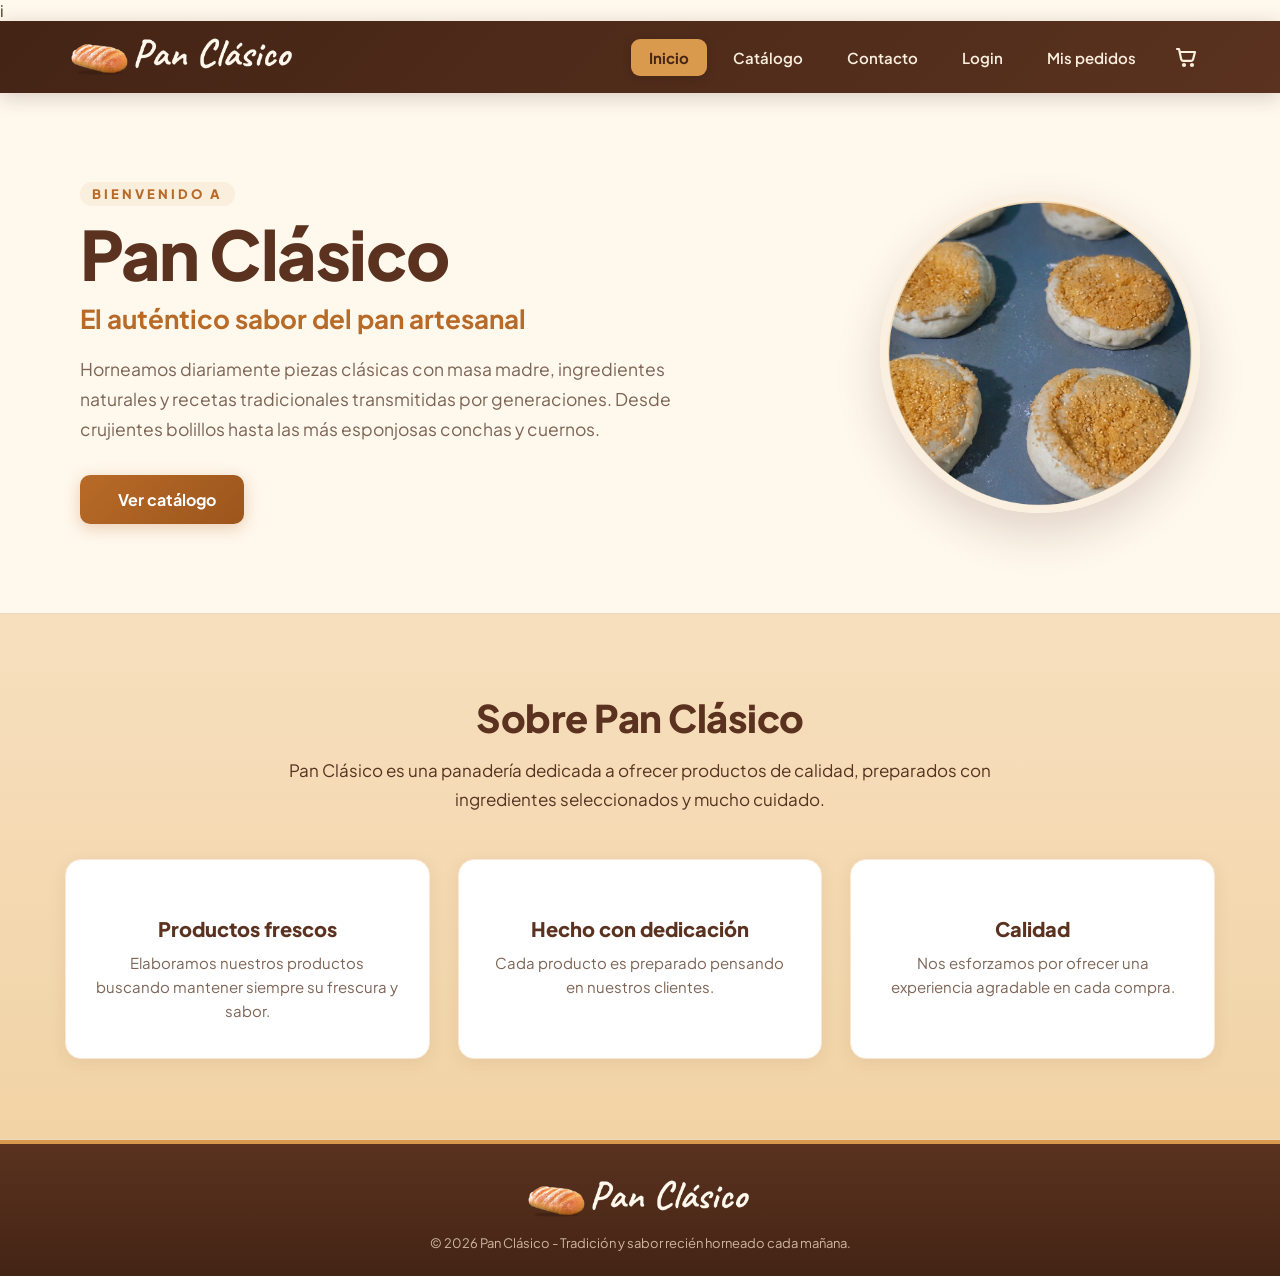
<file: public/index.html>
<!DOCTYPE html>
<html lang="es">

<head>
    <meta charset="UTF-8">
    <meta name="viewport" content="width=device-width, initial-scale=1.0">
    <meta name="description" content="Pan Clásico - Panadería artesanal con recetas tradicionales.">
    <title>Pan Clásico | Panadería</title>
    <link rel="stylesheet" href="css/styles.css">
    <link rel="icon" href="img/pan-recortado.png">i
</head>

<body>

    <header>
        <nav class="navbar">
   <div class="logo"><img src="img/logo-cursiva.png" alt="Pan Clásico" height="40"></div>
            <ul class="menu">
                <li><a href="index.html" class="activo">Inicio</a></li>
                <li><a href="catalogo.html">Catálogo</a></li>
                <li><a href="contacto.html">Contacto</a></li>
                <li><a href="login.html">Login</a></li>
                <li><a href="mis-pedidos.html">Mis pedidos</a></li>
                <li>
                    <a href="carrito.html" class="nav-cart-link" aria-label="Carrito de compras">
                        <svg width="24" height="24" viewBox="0 0 24 24" fill="none" stroke="currentColor"
                            stroke-width="2.2" stroke-linecap="round" stroke-linejoin="round" aria-hidden="true">
                            <path d="M3 4h2l2.2 10.2a2 2 0 0 0 2 1.6h7.9a2 2 0 0 0 2-1.6L21 7H6" />
                            <circle cx="10" cy="20" r="1" />
                            <circle cx="18" cy="20" r="1" />
                        </svg>
                        <span class="cart-badge">0</span>
                    </a>
                </li>
            </ul>
        </nav>
    </header>

    <main>
        <section class="hero">
            <div class="hero-text">
                <span class="subtitulo">BIENVENIDO A</span>
                <h1>Pan Clásico</h1>
                <h2>El auténtico sabor del pan artesanal</h2>
                <p>
                    Horneamos diariamente piezas clásicas con masa madre, ingredientes naturales y recetas tradicionales
                    transmitidas por generaciones. Desde crujientes bolillos hasta las más esponjosas conchas y cuernos.
                </p>
                <a href="catalogo.html" class="boton">
                    <span></span> Ver catálogo
                </a>
            </div>
            <div class="hero-icon"><img src="img/Hero.png" width="320px"></div>
        </section>

        <section class="informacion">
            <h2>Sobre Pan Clásico</h2>
            <p>
                Pan Clásico es una panadería dedicada a ofrecer productos de calidad, preparados con ingredientes
                seleccionados y mucho cuidado.
            </p>
            <div class="tarjetas">
                <div class="tarjeta">
                    <span></span>
                    <h3>Productos frescos</h3>
                    <p>Elaboramos nuestros productos buscando mantener siempre su frescura y sabor.</p>
                </div>
                <div class="tarjeta">
                    <span></span>
                    <h3>Hecho con dedicación</h3>
                    <p>Cada producto es preparado pensando en nuestros clientes.</p>
                </div>
                <div class="tarjeta">
                    <span></span>
                    <h3>Calidad</h3>
                    <p>Nos esforzamos por ofrecer una experiencia agradable en cada compra.</p>
                </div>
            </div>
        </section>
    </main>

    <footer>
        <div class="footer-content">
            <div class="footer-brand"><img src="img/logo-cursiva.png" alt="Pan Clásico" height="40"></div>
            <p class="footer-copy">© 2026 Pan Clásico - Tradición y sabor recién horneado cada mañana.</p>
        </div>
    </footer>

    <script src="js/utils.js"></script>
    <script src="js/badge.js"></script>
    <script src="js/sesion.js"></script>
</body>

</html>
</file>
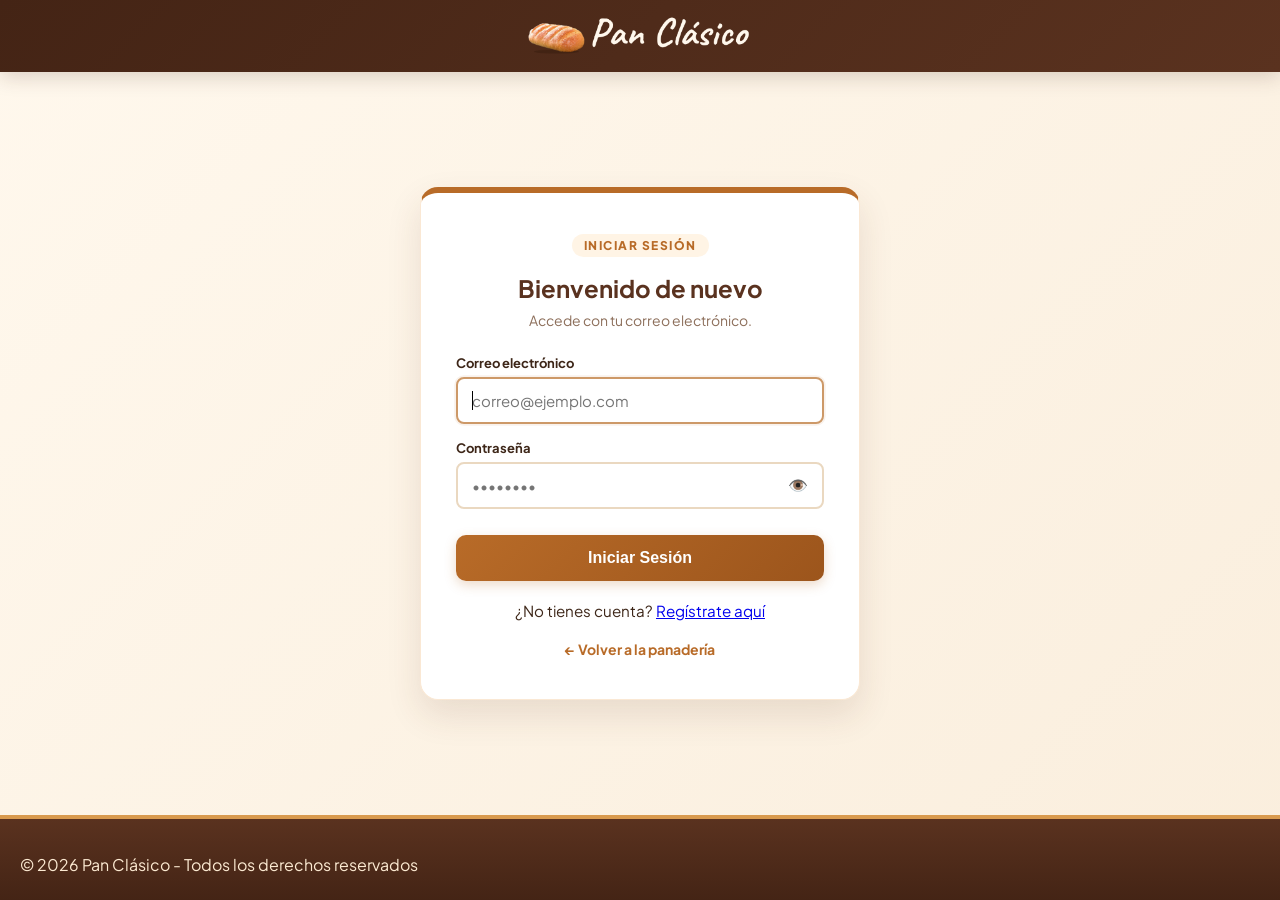
<file: public/admin.html>
<!DOCTYPE html>
<html lang="es">

<head>
    <meta charset="UTF-8">
    <meta name="viewport" content="width=device-width, initial-scale=1.0">
    <meta name="description" content="Panel de administración de Pan Clásico - Gestión de productos, pedidos y mensajes.">
    <title>Panel de Administración | Pan Clásico</title>
    <link rel="stylesheet" href="css/styles.css">
</head>

<body class="admin-body">

    <!-- ==================== HEADER DEL PANEL ADMIN ==================== -->
    <header class="admin-header">
        <nav class="admin-nav">
            <a href="admin.html" class="admin-brand">
                <span class="brand-icon">🥖</span>
                <span class="brand-title">Pan Clásico</span>
                <span class="admin-tag">Admin Panel</span>
            </a>

            <div class="admin-user-menu">
                <a href="catalogo.html" target="_blank" class="admin-topbar-btn" title="Ver la tienda como cliente">
                    <span>🏪</span>
                    <span>Ver Catálogo</span>
                </a>

                <div class="admin-user-badge">
                    <span class="user-avatar" id="admin-user-initial">A</span>
                    <span id="admin-user-name">Administrador</span>
                </div>

                <button type="button" id="btn-logout" class="admin-topbar-btn btn-logout" title="Cerrar sesión actual">
                    <span>🚪</span>
                    <span>Cerrar Sesión</span>
                </button>
            </div>
        </nav>
    </header>

    <!-- ==================== CONTENIDO PRINCIPAL ==================== -->
    <main class="admin-main">

        <!-- TARJETAS KPI RESUMEN -->
        <section class="stats-grid">
            <div class="stat-card stat-productos">
                <div class="stat-info">
                    <div class="stat-label">Total Productos</div>
                    <div class="stat-value" id="kpi-total-productos">-</div>
                    <div class="stat-sub" id="kpi-productos-activos">- activos</div>
                </div>
                <div class="stat-icon">🥖</div>
            </div>

            <div class="stat-card stat-ventas">
                <div class="stat-info">
                    <div class="stat-label">Ventas Totales</div>
                    <div class="stat-value" id="kpi-total-ventas">$0.00</div>
                    <div class="stat-sub" id="kpi-promedio-ticket">- prom. por pedido</div>
                </div>
                <div class="stat-icon">💰</div>
            </div>

            <div class="stat-card stat-pedidos">
                <div class="stat-info">
                    <div class="stat-label">Pedidos Realizados</div>
                    <div class="stat-value" id="kpi-total-pedidos">-</div>
                    <div class="stat-sub">Historial registrado</div>
                </div>
                <div class="stat-icon">📦</div>
            </div>

            <div class="stat-card stat-mensajes">
                <div class="stat-info">
                    <div class="stat-label">Mensajes Recibidos</div>
                    <div class="stat-value" id="kpi-total-mensajes">-</div>
                    <div class="stat-sub">Dudas y sugerencias</div>
                </div>
                <div class="stat-icon">✉️</div>
            </div>
        </section>

        <!-- NAVEGACIÓN POR PESTAÑAS (TABS) -->
        <nav class="admin-tabs" role="tablist">
            <button type="button" class="admin-tab-btn active" data-tab="tab-productos" role="tab" aria-selected="true">
                <span>🥖</span>
                <span>Gestión de Productos</span>
                <span class="tab-badge" id="badge-tab-productos">0</span>
            </button>
            <button type="button" class="admin-tab-btn" data-tab="tab-pedidos" role="tab" aria-selected="false">
                <span>📦</span>
                <span>Historial de Pedidos</span>
                <span class="tab-badge" id="badge-tab-pedidos">0</span>
            </button>
            <button type="button" class="admin-tab-btn" data-tab="tab-mensajes" role="tab" aria-selected="false">
                <span>✉️</span>
                <span>Mensajes de Contacto</span>
                <span class="tab-badge" id="badge-tab-mensajes">0</span>
            </button>
        </nav>

        <!-- ==================== PESTAÑA 1: PRODUCTOS ==================== -->
        <section id="tab-productos" class="admin-tab-content active" role="tabpanel">
            <div class="admin-panel">
                <div class="panel-header">
                    <div class="panel-header-title">
                        <h2>Catálogo de Productos</h2>
                        <p>Agrega, edita precios, controla el stock o activa/desactiva panes.</p>
                    </div>

                    <div class="panel-actions">
                        <div class="search-box">
                            <span class="search-icon">🔍</span>
                            <input type="text" id="filtro-prod-buscar" placeholder="Buscar por nombre o descripción...">
                        </div>

                        <select id="filtro-prod-categoria" class="select-filter">
                            <option value="todas">Todas las categorías</option>
                            <option value="pan dulce">Pan Dulce</option>
                            <option value="pan salado">Pan Salado</option>
                            <option value="repostería">Repostería</option>
                            <option value="especialidades">Especialidades</option>
                        </select>

                        <select id="filtro-prod-estado" class="select-filter">
                            <option value="todos">Todos los estados</option>
                            <option value="activos">Solo Activos</option>
                            <option value="inactivos">Solo Inactivos</option>
                            <option value="bajo-stock">Bajo Stock (&le; 5)</option>
                        </select>

                        <button type="button" id="btn-nuevo-producto" class="btn-admin btn-admin-primary">
                            <span>➕</span>
                            <span>Nuevo Producto</span>
                        </button>
                    </div>
                </div>

                <div class="table-responsive">
                    <table class="admin-table" id="tabla-productos">
                        <thead>
                            <tr>
                                <th style="width: 60px;">ID</th>
                                <th>Producto</th>
                                <th>Categoría</th>
                                <th>Precio</th>
                                <th>Stock</th>
                                <th>Estado</th>
                                <th style="text-align: right;">Acciones</th>
                            </tr>
                        </thead>
                        <tbody id="tbody-productos">
                            <tr>
                                <td colspan="7" class="empty-state">
                                    <div class="empty-icon">⏳</div>
                                    <h3>Cargando productos...</h3>
                                </td>
                            </tr>
                        </tbody>
                    </table>
                </div>
            </div>
        </section>

        <!-- ==================== PESTAÑA 2: PEDIDOS ==================== -->
        <section id="tab-pedidos" class="admin-tab-content" role="tabpanel">
            <div class="admin-panel">
                <div class="panel-header">
                    <div class="panel-header-title">
                        <h2>Historial de Compras y Pedidos</h2>
                        <p>Revisa las órdenes enviadas por los clientes desde el carrito.</p>
                    </div>

                    <div class="panel-actions">
                        <div class="search-box">
                            <span class="search-icon">🔍</span>
                            <input type="text" id="filtro-pedidos-buscar" placeholder="Buscar por cliente, teléfono o dirección...">
                        </div>

                        <button type="button" id="btn-refrescar-pedidos" class="btn-admin btn-admin-secondary">
                            <span>🔄</span>
                            <span>Actualizar</span>
                        </button>
                    </div>
                </div>

                <div class="table-responsive">
                    <table class="admin-table" id="tabla-pedidos">
                        <thead>
                            <tr>
                                <th style="width: 70px;">ID</th>
                                <th>Fecha</th>
                                <th>Cliente</th>
                                <th>Teléfono</th>
                                <th>Dirección</th>
                                <th>Método de Pago</th>
                                <th>Total</th>
                                <th style="text-align: right;">Acción</th>
                            </tr>
                        </thead>
                        <tbody id="tbody-pedidos">
                            <tr>
                                <td colspan="8" class="empty-state">
                                    <div class="empty-icon">⏳</div>
                                    <h3>Cargando pedidos...</h3>
                                </td>
                            </tr>
                        </tbody>
                    </table>
                </div>
            </div>
        </section>

        <!-- ==================== PESTAÑA 3: MENSAJES ==================== -->
        <section id="tab-mensajes" class="admin-tab-content" role="tabpanel">
            <div class="admin-panel">
                <div class="panel-header">
                    <div class="panel-header-title">
                        <h2>Bandeja de Contacto</h2>
                        <p>Preguntas y opiniones enviadas a través del formulario de contacto.</p>
                    </div>

                    <div class="panel-actions">
                        <button type="button" id="btn-refrescar-mensajes" class="btn-admin btn-admin-secondary">
                            <span>🔄</span>
                            <span>Actualizar</span>
                        </button>
                    </div>
                </div>

                <div id="contenedor-mensajes" class="messages-list">
                    <div class="empty-state">
                        <div class="empty-icon">⏳</div>
                        <h3>Cargando mensajes...</h3>
                    </div>
                </div>
            </div>
        </section>

    </main>

    <!-- ==================== MODAL: CREAR / EDITAR PRODUCTO ==================== -->
    <div id="modal-producto" class="modal-overlay" role="dialog" aria-modal="true" aria-hidden="true">
        <div class="modal-card">
            <div class="modal-header">
                <h3 id="modal-producto-titulo">
                    <span>🥖</span>
                    <span id="modal-producto-modo-texto">Nuevo Producto</span>
                </h3>
                <button type="button" class="modal-close-btn" data-cerrar="modal-producto" aria-label="Cerrar modal">&times;</button>
            </div>

            <form id="form-producto">
                <input type="hidden" id="prod-id" name="id">

                <div class="modal-body">
                    <div class="form-grid">
                        <div class="form-group col-full">
                            <label for="prod-nombre">Nombre del Pan / Producto <span class="req">*</span></label>
                            <input type="text" id="prod-nombre" name="nombre" class="form-control" placeholder="Ej. Concha de Vainilla" required>
                        </div>

                        <div class="form-group">
                            <label for="prod-categoria">Categoría</label>
                            <select id="prod-categoria" name="categoria" class="form-control">
                                <option value="pan dulce">Pan Dulce</option>
                                <option value="pan salado">Pan Salado</option>
                                <option value="repostería">Repostería</option>
                                <option value="especialidades">Especialidades</option>
                            </select>
                        </div>

                        <div class="form-group">
                            <label for="prod-unidad">Unidad de Venta</label>
                            <input type="text" id="prod-unidad" name="unidad" class="form-control" placeholder="pieza, paquete, kg" value="pieza">
                        </div>

                        <div class="form-group">
                            <label for="prod-precio">Precio ($ MXN) <span class="req">*</span></label>
                            <input type="number" id="prod-precio" name="precio" class="form-control" step="0.50" min="0" placeholder="12.00" required>
                        </div>

                        <div class="form-group">
                            <label for="prod-stock">Stock disponible <span class="req">*</span></label>
                            <input type="number" id="prod-stock" name="stock" class="form-control" min="0" value="20" required>
                        </div>

                        <div class="form-group col-full">
                            <label for="prod-descripcion">Descripción del Pan</label>
                            <textarea id="prod-descripcion" name="descripcion" class="form-control" placeholder="Describe los ingredientes, textura y sabor tradicional..."></textarea>
                        </div>

                        <div class="form-group col-full">
                            <label for="prod-imagen">Ruta o URL de Imagen</label>
                            <input type="text" id="prod-imagen" name="imagen" class="form-control" placeholder="Ej. img/concha.jpg o https://...">
                            <div class="image-preview-box">
                                <div class="preview-img-container" id="preview-img-box">🥖</div>
                                <div style="font-size: 12px; color: var(--color-admin-muted);">
                                    Vista previa de la imagen. Si el archivo no existe, se mostrará el icono tradicional.
                                </div>
                            </div>
                        </div>

                        <div class="form-group col-full">
                            <div class="form-check">
                                <input type="checkbox" id="prod-activo" name="activo" checked>
                                <label for="prod-activo">Producto Activo (Visible en el catálogo para los clientes)</label>
                            </div>
                        </div>
                    </div>
                </div>

                <div class="modal-footer">
                    <button type="button" class="btn-admin btn-admin-secondary" data-cerrar="modal-producto">Cancelar</button>
                    <button type="submit" id="btn-guardar-producto" class="btn-admin btn-admin-primary">
                        <span>💾</span>
                        <span>Guardar Producto</span>
                    </button>
                </div>
            </form>
        </div>
    </div>

    <!-- ==================== MODAL: DETALLE DEL PEDIDO ==================== -->
    <div id="modal-pedido" class="modal-overlay" role="dialog" aria-modal="true" aria-hidden="true">
        <div class="modal-card modal-lg">
            <div class="modal-header">
                <h3>
                    <span>📦</span>
                    <span>Detalle del Pedido #<span id="detalle-pedido-id">0</span></span>
                </h3>
                <button type="button" class="modal-close-btn" data-cerrar="modal-pedido" aria-label="Cerrar modal">&times;</button>
            </div>

            <div class="modal-body">
                <div class="order-summary-box">
                    <div class="order-summary-item">
                        <div class="label">Cliente</div>
                        <div class="val" id="detalle-cliente">-</div>
                    </div>
                    <div class="order-summary-item">
                        <div class="label">Teléfono</div>
                        <div class="val" id="detalle-telefono">-</div>
                    </div>
                    <div class="order-summary-item">
                        <div class="label">Fecha</div>
                        <div class="val" id="detalle-fecha">-</div>
                    </div>
                    <div class="order-summary-item">
                        <div class="label">Método de Pago</div>
                        <div class="val" id="detalle-metodo">-</div>
                    </div>
                    <div class="order-summary-item" style="grid-column: 1 / -1;">
                        <div class="label">Dirección de Entrega</div>
                        <div class="val" id="detalle-direccion" style="font-weight: 500;">-</div>
                    </div>
                    <div id="detalle-tarjeta-box" class="order-summary-item" style="grid-column: 1 / -1; display: none;">
                        <div class="label">Datos de Tarjeta</div>
                        <div class="val" id="detalle-tarjeta-info" style="font-size: 13.5px; font-weight: 600;">-</div>
                    </div>
                </div>

                <h4 style="font-size: 15px; color: var(--color-admin-primary); margin-bottom: 12px; font-weight: 800;">
                    Panes Comprados:
                </h4>

                <div class="table-responsive">
                    <table class="admin-table">
                        <thead>
                            <tr>
                                <th>Producto</th>
                                <th style="text-align: right;">Precio Unitario</th>
                                <th style="text-align: center;">Cantidad</th>
                                <th style="text-align: right;">Subtotal</th>
                            </tr>
                        </thead>
                        <tbody id="detalle-tbody-productos">
                            <!-- Inyectado por JS -->
                        </tbody>
                        <tfoot>
                            <tr style="background: #faeedd; font-weight: 800; font-size: 15px;">
                                <td colspan="3" style="text-align: right; color: var(--color-admin-primary);">TOTAL DE LA COMPRA:</td>
                                <td id="detalle-total" style="text-align: right; color: var(--color-admin-accent); font-size: 17px;">$0.00</td>
                            </tr>
                        </tfoot>
                    </table>
                </div>
            </div>

            <div class="modal-footer">
                <button type="button" class="btn-admin btn-admin-secondary" data-cerrar="modal-pedido">Cerrar</button>
            </div>
        </div>
    </div>

    <!-- ==================== MODAL: CONFIRMACIÓN ==================== -->
    <div id="modal-confirmar" class="modal-overlay" role="dialog" aria-modal="true" aria-hidden="true">
        <div class="modal-card modal-sm">
            <div class="modal-header">
                <h3 id="modal-confirmar-titulo">Confirmar Acción</h3>
                <button type="button" class="modal-close-btn" data-cerrar="modal-confirmar" aria-label="Cerrar modal">&times;</button>
            </div>
            <div class="modal-body">
                <p id="modal-confirmar-mensaje" style="font-size: 14.5px; line-height: 1.5; color: var(--color-admin-text);">
                    ¿Estás seguro de que deseas realizar esta acción?
                </p>
            </div>
            <div class="modal-footer">
                <button type="button" class="btn-admin btn-admin-secondary" data-cerrar="modal-confirmar">Cancelar</button>
                <button type="button" id="btn-confirmar-accion" class="btn-admin btn-admin-danger">Confirmar</button>
            </div>
        </div>
    </div>

    <!-- CONTENEDOR DE TOASTS -->
    <div id="toast-container" class="toast-container"></div>

    <!-- SCRIPT DEL PANEL ADMIN -->
    <script src="js/admin.js"></script>

</body>

</html>
</file>
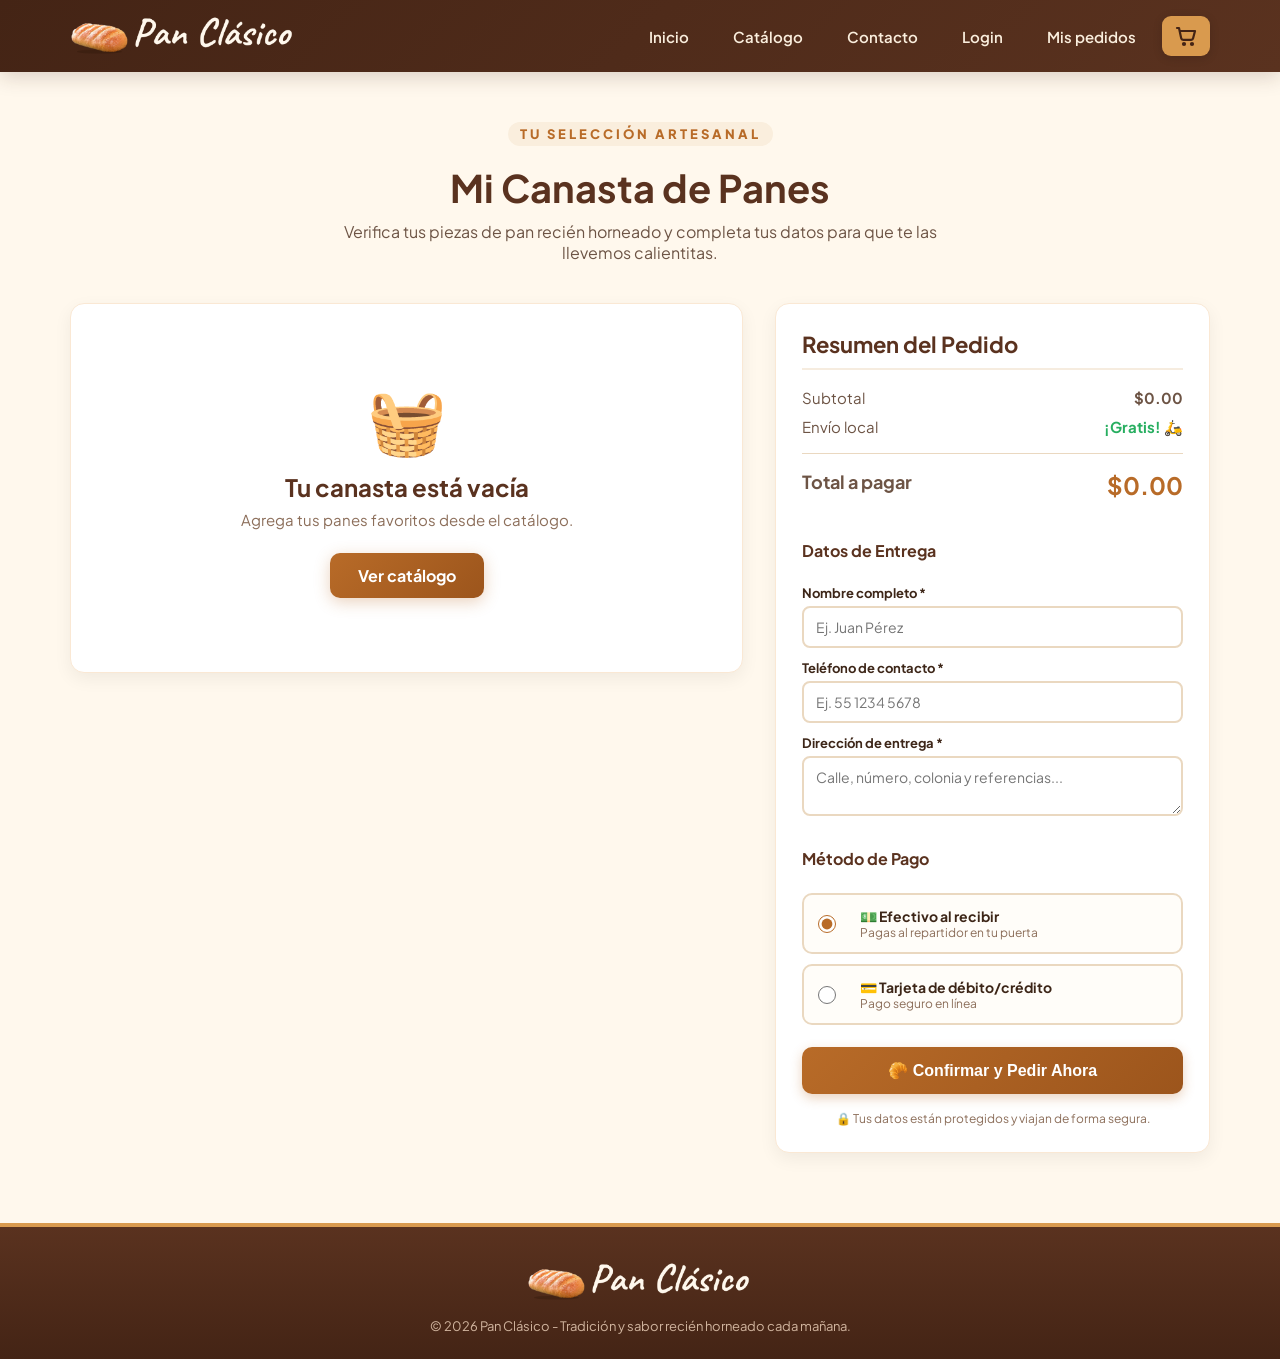
<file: public/carrito.html>
<!DOCTYPE html>
<html lang="es">

<head>
    <meta charset="UTF-8">
    <meta name="viewport" content="width=device-width, initial-scale=1.0">
    <meta name="description"
        content="Revisa tu carrito de compras y confirma tu pedido de pan artesanal en Pan Clásico.">
    <title>Mi Carrito de Compras | Pan Clásico</title>
    <link rel="stylesheet" href="css/styles.css">
    <link rel="icon" href="img/pan-recortado.png">
</head>

<body>

    <header>
        <nav class="navbar">
            <div class="logo"><img src="img/logo-cursiva.png" alt="Pan Clásico" height="40"></div>
            <ul class="menu">
                <li><a href="index.html">Inicio</a></li>
                <li><a href="catalogo.html">Catálogo</a></li>
                <li><a href="contacto.html">Contacto</a></li>
                <li><a href="login.html">Login</a></li>
                <li><a href="mis-pedidos.html">Mis pedidos</a></li>
                <li>
                    <a href="carrito.html" class="activo nav-cart-link" aria-label="Carrito de compras">
                        <svg width="24" height="24" viewBox="0 0 24 24" fill="none" stroke="currentColor"
                            stroke-width="2.2" stroke-linecap="round" stroke-linejoin="round" aria-hidden="true">
                            <path d="M3 4h2l2.2 10.2a2 2 0 0 0 2 1.6h7.9a2 2 0 0 0 2-1.6L21 7H6" />
                            <circle cx="10" cy="20" r="1" />
                            <circle cx="18" cy="20" r="1" />
                        </svg>
                        <span class="cart-badge">0</span>
                    </a>
                </li>
            </ul>
        </nav>
    </header>

    <main>
        <section class="pagina pagina-carrito">
            <header class="carrito-header">
                <span class="subtitulo">TU SELECCIÓN ARTESANAL</span>
                <h1>Mi Canasta de Panes</h1>
                <p>Verifica tus piezas de pan recién horneado y completa tus datos para que te las llevemos calientitas.
                </p>
            </header>

            <div class="carrito-contenedor-grid">
                <div class="columna-productos">
                    <div id="carrito" class="carrito-caja" aria-live="polite"></div>
                </div>

                <aside id="seccion-checkout" class="columna-checkout">
                    <div class="checkout-card">
                        <h3>Resumen del Pedido</h3>

                        <div class="resumen-lineas">
                            <div class="resumen-fila">
                                <span>Subtotal</span>
                                <strong id="checkout-subtotal">$0.00</strong>
                            </div>
                            <div class="resumen-fila">
                                <span>Envío local</span>
                                <span class="envio-gratis">¡Gratis! 🛵</span>
                            </div>
                            <div class="resumen-separador"></div>
                            <div class="resumen-fila fila-total">
                                <span>Total a pagar</span>
                                <strong id="carrito-total-monto" class="total-destacado">$0.00</strong>
                            </div>
                        </div>

                        <form id="form-checkout" class="form-checkout">
                            <h4>Datos de Entrega</h4>

                            <div class="campo-grupo">
                                <label for="cliente-nombre">Nombre completo *</label>
                                <input type="text" id="cliente-nombre" name="cliente_nombre"
                                    placeholder="Ej. Juan Pérez" required>
                            </div>

                            <div class="campo-grupo">
                                <label for="cliente-telefono">Teléfono de contacto *</label>
                                <input type="tel" id="cliente-telefono" name="cliente_telefono"
                                    placeholder="Ej. 55 1234 5678" required>
                            </div>

                            <div class="campo-grupo">
                                <label for="cliente-direccion">Dirección de entrega *</label>
                                <textarea id="cliente-direccion" name="cliente_direccion" rows="2"
                                    placeholder="Calle, número, colonia y referencias..." required></textarea>
                            </div>

                            <h4>Método de Pago</h4>

                            <div class="metodos-pago-opciones">
                                <label class="metodo-radio-card">
                                    <input type="radio" name="metodo_pago" value="efectivo" id="pago-efectivo" checked>
                                    <span class="radio-indicador"></span>
                                    <span class="metodo-info">
                                        <strong>💵 Efectivo al recibir</strong>
                                        <small>Pagas al repartidor en tu puerta</small>
                                    </span>
                                </label>

                                <label class="metodo-radio-card">
                                    <input type="radio" name="metodo_pago" value="tarjeta" id="pago-tarjeta">
                                    <span class="radio-indicador"></span>
                                    <span class="metodo-info">
                                        <strong>💳 Tarjeta de débito/crédito</strong>
                                        <small>Pago seguro en línea</small>
                                    </span>
                                </label>
                            </div>

                            <div id="datos-tarjeta" class="datos-tarjeta-box" style="display: none;">
                                <div class="campo-grupo">
                                    <label for="tarjeta-numero">Número de tarjeta</label>
                                    <input type="text" id="tarjeta-numero" placeholder="4000 1234 5678 9010"
                                        maxlength="19">
                                </div>
                                <div class="campo-grupo">
                                    <label for="tarjeta-titular">Nombre en la tarjeta</label>
                                    <input type="text" id="tarjeta-titular" placeholder="Como figura en el plástico">
                                </div>
                                <div class="campos-tarjeta-duo">
                                    <div class="campo-grupo">
                                        <label for="tarjeta-vence">Vence</label>
                                        <input type="text" id="tarjeta-vence" placeholder="MM/YY" maxlength="5">
                                    </div>
                                    <div class="campo-grupo">
                                        <label for="tarjeta-cvv">CVV</label>
                                        <input type="password" id="tarjeta-cvv" placeholder="123" maxlength="4">
                                    </div>
                                </div>
                            </div>

                            <button type="submit" class="boton btn-confirmar-compra">
                                🥐 Confirmar y Pedir Ahora
                            </button>

                            <p class="nota-seguridad">
                                🔒 Tus datos están protegidos y viajan de forma segura.
                            </p>
                        </form>
                    </div>
                </aside>
            </div>
        </section>
    </main>

    <div id="toast-container" class="toast-container" aria-live="polite"></div>

    <footer>
        <div class="footer-content">
            <div class="footer-brand"><img src="img/logo-cursiva.png" alt="Pan Clásico" height="40"></div>
            <p class="footer-copy">© 2026 Pan Clásico - Tradición y sabor recién horneado cada mañana.</p>
        </div>
    </footer>

    <script src="js/utils.js"></script>
    <script src="js/badge.js"></script>
    <script src="js/sesion.js"></script>
    <script src="js/carrito.js"></script>
</body>

</html>
</file>
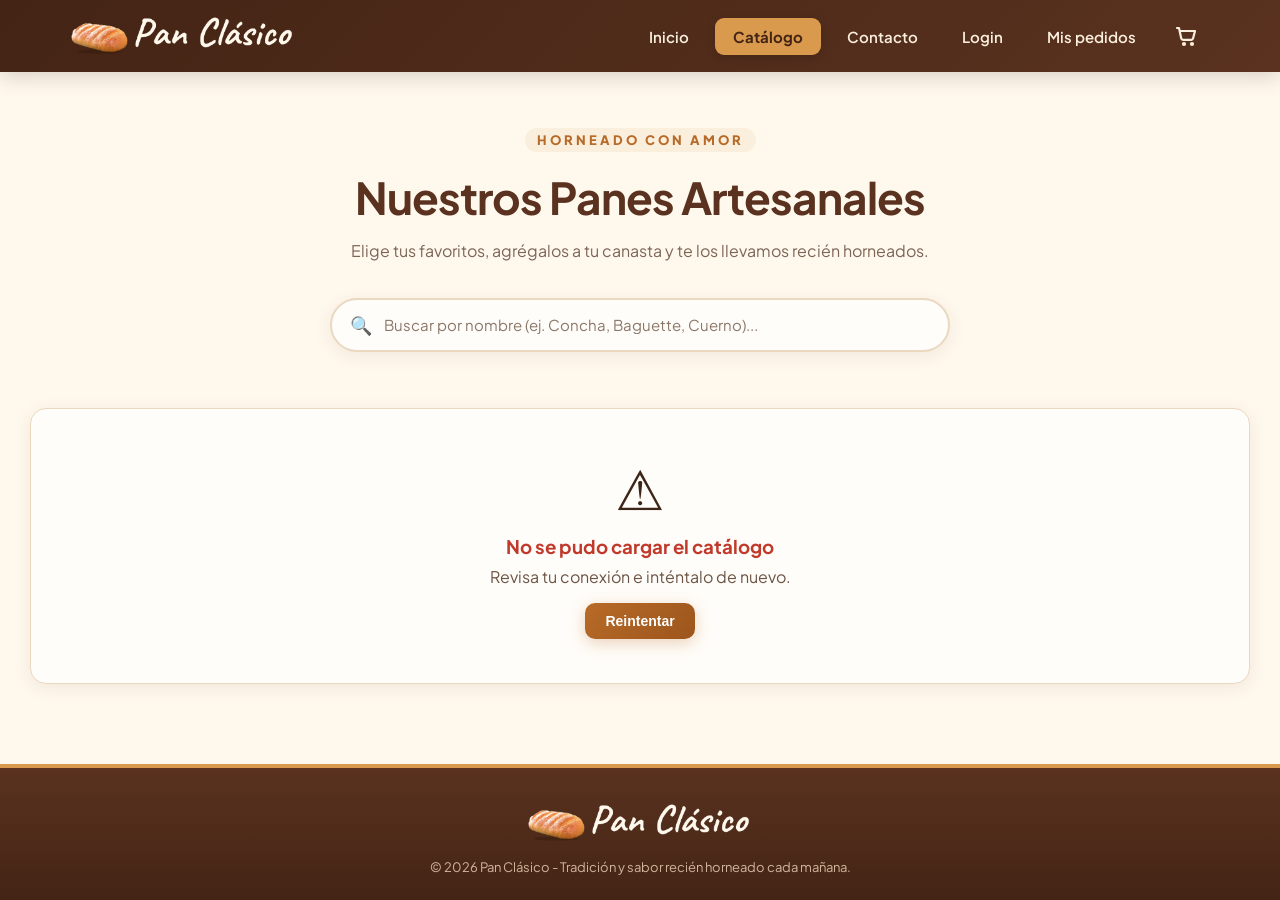
<file: public/catalogo.html>
<!DOCTYPE html>
<html lang="es">

<head>
    <meta charset="UTF-8">
    <meta name="viewport" content="width=device-width, initial-scale=1.0">
    <meta name="description"
        content="Catálogo de panes artesanales de Pan Clásico: pan dulce, bolillos, cuernos, baguettes y repostería recién horneada.">
    <title>Catálogo de Panes Artesanales | Pan Clásico</title>
    <link rel="stylesheet" href="css/styles.css">
    <link rel="icon" href="img/pan-recortado.png">
</head>

<body>

    <header>
        <nav class="navbar">
            <div class="logo"><img src="img/logo-cursiva.png" alt="Pan Clásico" height="40"></div>
            <ul class="menu">
                <li><a href="index.html">Inicio</a></li>
                <li><a href="catalogo.html" class="activo">Catálogo</a></li>
                <li><a href="contacto.html">Contacto</a></li>
                <li><a href="login.html">Login</a></li>
                <li><a href="mis-pedidos.html">Mis pedidos</a></li>
                <li>
                    <a href="carrito.html" class="nav-cart-link" aria-label="Carrito de compras">
                        <svg width="24" height="24" viewBox="0 0 24 24" fill="none" stroke="currentColor"
                            stroke-width="2.2" stroke-linecap="round" stroke-linejoin="round" aria-hidden="true">
                            <path d="M3 4h2l2.2 10.2a2 2 0 0 0 2 1.6h7.9a2 2 0 0 0 2-1.6L21 7H6" />
                            <circle cx="10" cy="20" r="1" />
                            <circle cx="18" cy="20" r="1" />
                        </svg>
                        <span class="cart-badge">0</span>
                    </a>
                </li>
            </ul>
        </nav>
    </header>

    <main>
        <section class="pagina catalogo-pagina">
            <header class="catalogo-header">
                <span class="subtitulo">HORNEADO CON AMOR</span>
                <h1>Nuestros Panes Artesanales</h1>
                <p class="catalogo-subtitulo">Elige tus favoritos, agrégalos a tu canasta y te los llevamos recién
                    horneados.</p>
            </header>

            <div class="catalogo-toolbar">
                <div class="buscador-box">
                    <span class="buscador-icono" aria-hidden="true">🔍</span>
                    <input type="search" id="input-busqueda"
                        placeholder="Buscar por nombre (ej. Concha, Baguette, Cuerno)..." autocomplete="off"
                        aria-label="Buscar pan por nombre">
                    <button type="button" id="btn-limpiar-busqueda" class="btn-limpiar-busqueda" style="display: none;"
                        aria-label="Limpiar búsqueda">✕</button>
                </div>
            </div>

            <nav id="catalogo-filtros" class="catalogo-filtros" aria-label="Filtrar por categoría"></nav>

            <div id="catalogo-mensaje-carga" class="mensaje-carga-box" role="status">
                <div class="spinner"></div>
                <p>Cargando panes recién horneados...</p>
            </div>

            <div id="productos" class="productos-grid" aria-live="polite"></div>
        </section>
    </main>

    <div id="toast-container" class="toast-container" aria-live="polite"></div>

    <footer>
        <div class="footer-content">
            <div class="footer-brand"><img src="img/logo-cursiva.png" alt="Pan Clásico" height="40"></div>
            <p class="footer-copy">© 2026 Pan Clásico - Tradición y sabor recién horneado cada mañana.</p>
        </div>
    </footer>

    <script src="js/utils.js"></script>
    <script src="js/badge.js"></script>
    <script src="js/sesion.js"></script>
    <script src="js/catalogo.js"></script>
</body>

</html>
</file>
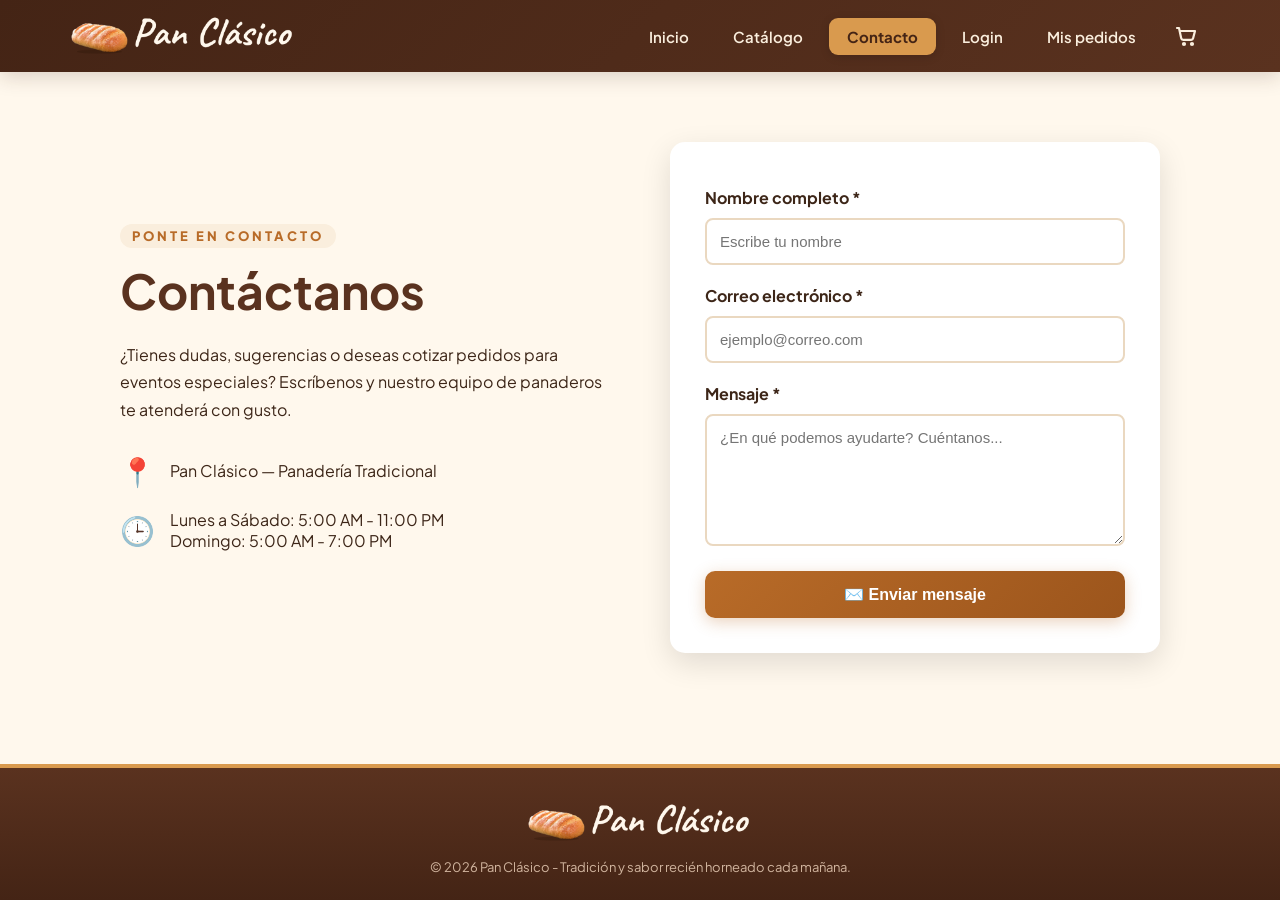
<file: public/contacto.html>
<!DOCTYPE html>
<html lang="es">

<head>
    <meta charset="UTF-8">
    <meta name="viewport" content="width=device-width, initial-scale=1.0">
    <meta name="description"
        content="Ponte en contacto con Pan Clásico. Haz tus pedidos especiales o déjanos tus dudas y sugerencias.">
    <title>Contacto | Pan Clásico</title>
    <link rel="stylesheet" href="css/styles.css">
    <link rel="icon" href="img/pan-recortado.png">
</head>

<body>

    <header>
        <nav class="navbar">
            <div class="logo"><img src="img/logo-cursiva.png" alt="Pan Clásico" height="40"></div>
            <ul class="menu">
                <li><a href="index.html">Inicio</a></li>
                <li><a href="catalogo.html">Catálogo</a></li>
                <li><a href="contacto.html" class="activo">Contacto</a></li>
                <li><a href="login.html">Login</a></li>
                <li><a href="mis-pedidos.html">Mis pedidos</a></li>
                <li>
                    <a href="carrito.html" class="nav-cart-link" aria-label="Carrito de compras">
                        <svg width="24" height="24" viewBox="0 0 24 24" fill="none" stroke="currentColor"
                            stroke-width="2.2" stroke-linecap="round" stroke-linejoin="round" aria-hidden="true">
                            <path d="M3 4h2l2.2 10.2a2 2 0 0 0 2 1.6h7.9a2 2 0 0 0 2-1.6L21 7H6" />
                            <circle cx="10" cy="20" r="1" />
                            <circle cx="18" cy="20" r="1" />
                        </svg>
                        <span class="cart-badge">0</span>
                    </a>
                </li>
            </ul>
        </nav>
    </header>

    <main>
        <section class="contacto">
            <div class="contacto-info">
                <span class="subtitulo">PONTE EN CONTACTO</span>
                <h1>Contáctanos</h1>
                <p>
                    ¿Tienes dudas, sugerencias o deseas cotizar pedidos para eventos especiales? Escríbenos y nuestro
                    equipo de panaderos te atenderá con gusto.
                </p>

                <div class="dato">
                    <span>📍</span>
                    <p>Pan Clásico — Panadería Tradicional</p>
                </div>

                <div class="dato">
                    <span>🕒</span>
                    <p>Lunes a Sábado: 5:00 AM - 11:00 PM<br>Domingo: 5:00 AM - 7:00 PM</p>
                </div>
            </div>

            <div class="formulario">
                <form id="form-contacto">
                    <label for="nombre">Nombre completo *</label>
                    <input type="text" id="nombre" name="nombre" placeholder="Escribe tu nombre" required>

                    <label for="correo">Correo electrónico *</label>
                    <input type="email" id="correo" name="correo" placeholder="ejemplo@correo.com" required>

                    <label for="mensaje">Mensaje *</label>
                    <textarea id="mensaje" name="mensaje" rows="6" placeholder="¿En qué podemos ayudarte? Cuéntanos..."
                        required></textarea>

                    <button type="submit" class="boton btn-enviar-contacto">
                        ✉️ Enviar mensaje
                    </button>
                </form>
            </div>
        </section>
    </main>

    <div id="toast-container" class="toast-container" aria-live="polite"></div>

    <footer>
        <div class="footer-content">
            <div class="footer-brand"><img src="img/logo-cursiva.png" alt="Pan Clásico" height="40"></div>
            <p class="footer-copy">© 2026 Pan Clásico - Tradición y sabor recién horneado cada mañana.</p>
        </div>
    </footer>

    <script src="js/utils.js"></script>
    <script src="js/badge.js"></script>
    <script src="js/sesion.js"></script>
    <script src="js/contacto.js"></script>
</body>

</html>
</file>
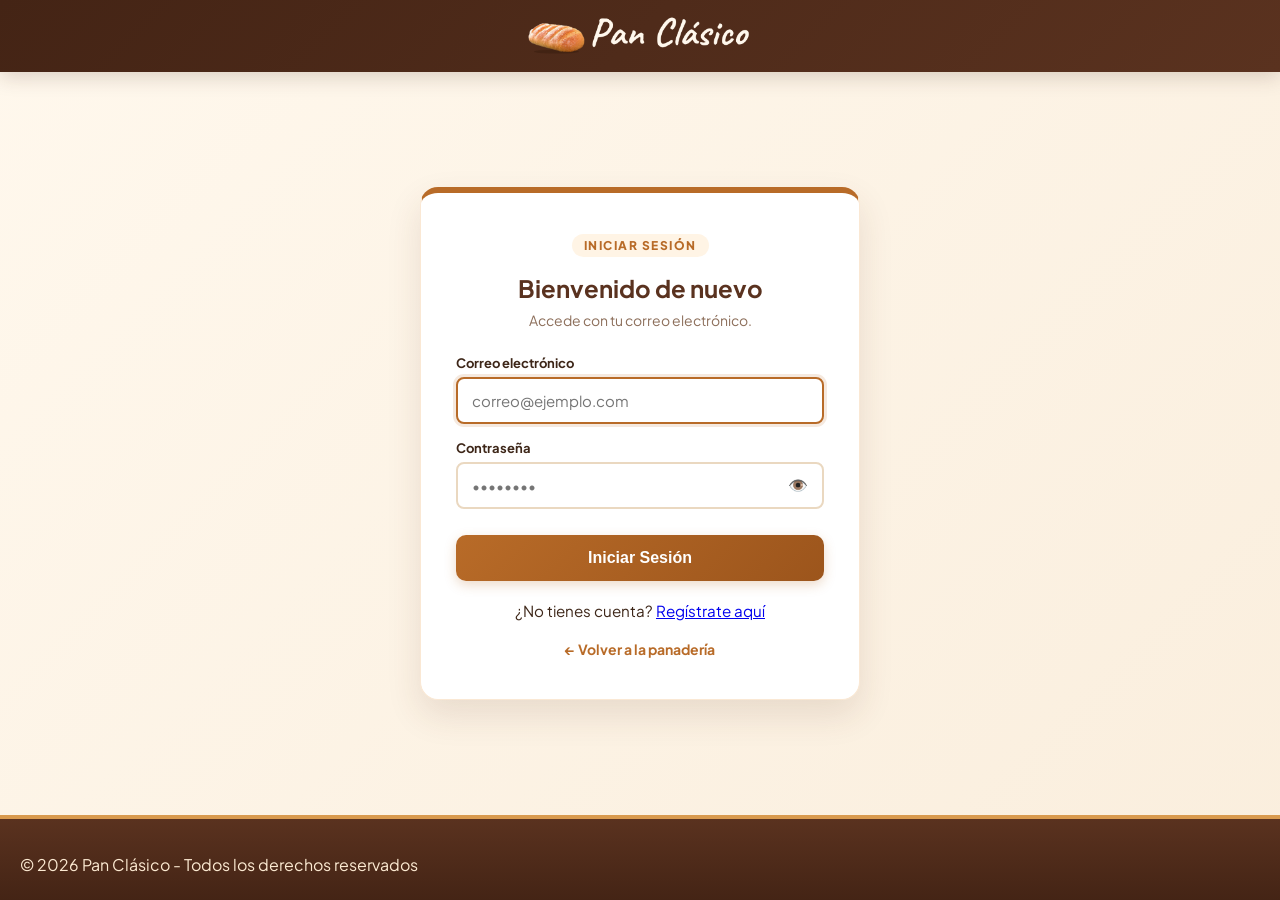
<file: public/login.html>
<!DOCTYPE html>
<html lang="es">

<head>
    <meta charset="UTF-8">
    <meta name="viewport" content="width=device-width, initial-scale=1.0">
    <meta name="description" content="Inicia sesión en Pan Clásico.">
    <title>Iniciar Sesión | Pan Clásico</title>
    <link rel="stylesheet" href="css/styles.css">
    <link rel="icon" href="img/pan-recortado.png">
</head>

<body class="login-body">

    <header>
        <nav class="navbar" style="justify-content: center;">
            <div class="logo"><img src="img/logo-cursiva.png" alt="Pan Clásico" height="40"></div>
        </nav>
    </header>

    <main class="login-main">
        <div class="login-card">

            <span class="login-badge">Iniciar Sesión</span>
            <h1>Bienvenido de nuevo</h1>
            <p class="subtexto">Accede con tu correo electrónico.</p>

            <div id="login-alerta" class="login-alerta" role="alert"></div>

            <form id="form-login" class="login-form">

                <div class="login-campo">
                    <label for="email">Correo electrónico</label>
                    <div class="login-input-wrap">
                        <input type="email" id="email" name="email" placeholder="correo@ejemplo.com"
                            autocomplete="email" required autofocus>
                    </div>
                </div>

                <div class="login-campo">
                    <label for="password">Contraseña</label>
                    <div class="login-input-wrap">
                        <input type="password" id="password" name="password" placeholder="••••••••"
                            autocomplete="current-password" required>
                        <button type="button" id="btn-toggle-pass" class="btn-toggle-pass"
                            aria-label="Mostrar u ocultar contraseña">👁️</button>
                    </div>
                </div>

                <button type="submit" id="btn-submit" class="boton btn-login">
                    Iniciar Sesión
                </button>

            </form>

            <p style="text-align: center; margin-top: 1.2rem; font-size: 0.95rem;">
                ¿No tienes cuenta? <a href="registro.html">Regístrate aquí</a>
            </p>

            <a href="index.html" class="enlace-volver">
                ← Volver a la panadería
            </a>

        </div>
    </main>

    <footer>
        <p>© 2026 Pan Clásico - Todos los derechos reservados</p>
    </footer>
    <script src="js/utils.js"></script>
    <script src="js/auth.js"></script>

</body>

</html>
</file>
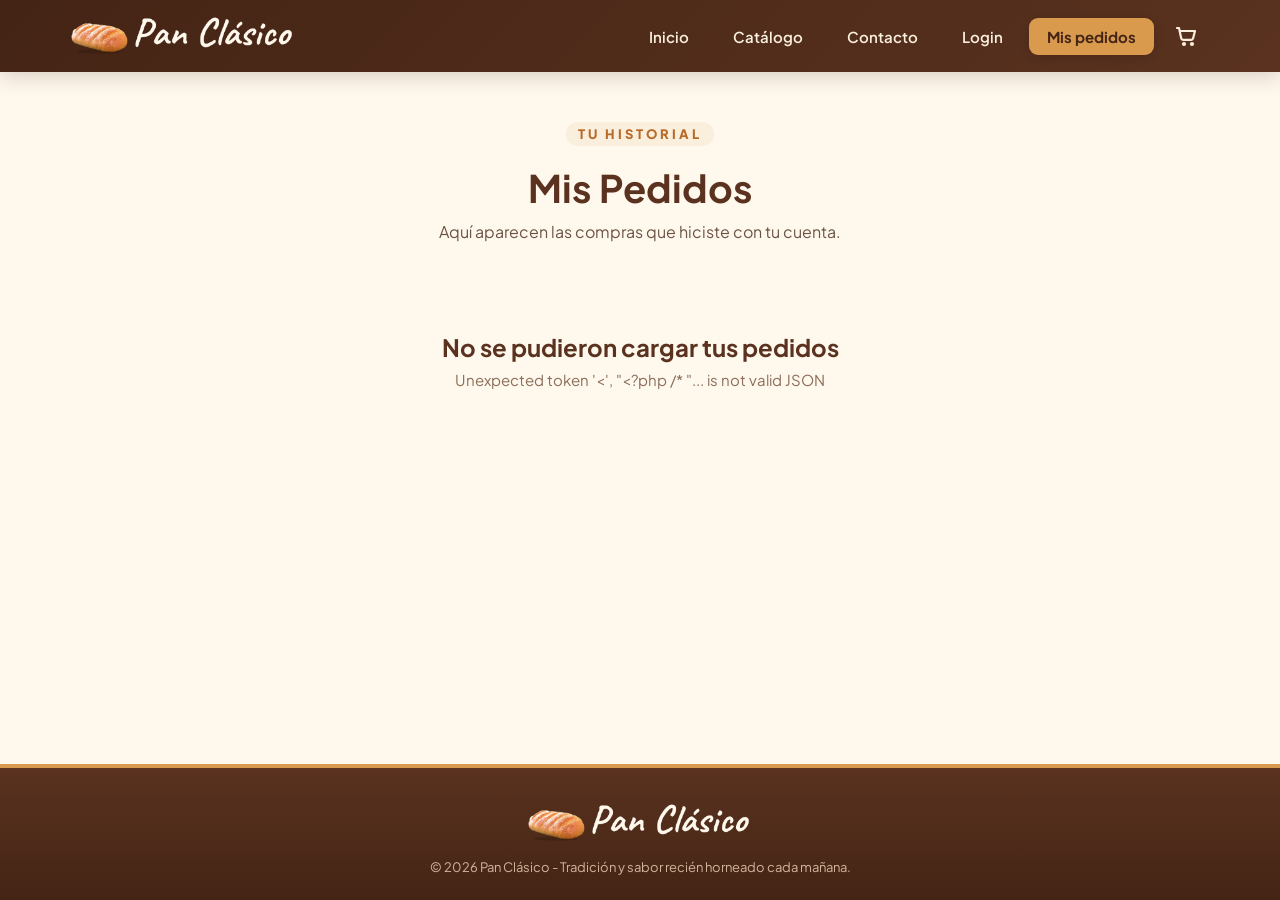
<file: public/mis-pedidos.html>
<!DOCTYPE html>
<html lang="es">

<head>
    <meta charset="UTF-8">
    <meta name="viewport" content="width=device-width, initial-scale=1.0">
    <meta name="description" content="Historial de tus pedidos en Pan Clásico.">
    <title>Mis Pedidos | Pan Clásico</title>
    <link rel="stylesheet" href="css/styles.css">
    <link rel="icon" href="img/pan-recortado.png">
</head>

<body>

    <header>
        <nav class="navbar">
            <div class="logo"><img src="img/logo-cursiva.png" alt="Pan Clásico" height="40"></div>
            <ul class="menu">
                <li><a href="index.html">Inicio</a></li>
                <li><a href="catalogo.html">Catálogo</a></li>
                <li><a href="contacto.html">Contacto</a></li>
                <li><a href="login.html">Login</a></li>
                <li><a href="mis-pedidos.html" class="activo">Mis pedidos</a></li>
                <li>
                    <a href="carrito.html" class="nav-cart-link" aria-label="Carrito de compras">
                        <svg width="24" height="24" viewBox="0 0 24 24" fill="none" stroke="currentColor"
                            stroke-width="2.2" stroke-linecap="round" stroke-linejoin="round" aria-hidden="true">
                            <path d="M3 4h2l2.2 10.2a2 2 0 0 0 2 1.6h7.9a2 2 0 0 0 2-1.6L21 7H6" />
                            <circle cx="10" cy="20" r="1" />
                            <circle cx="18" cy="20" r="1" />
                        </svg>
                        <span class="cart-badge">0</span>
                    </a>
                </li>
            </ul>
        </nav>
    </header>

    <main>
        <section class="pagina pagina-carrito">
            <header class="carrito-header">
                <span class="subtitulo">TU HISTORIAL</span>
                <h1>Mis Pedidos</h1>
                <p>Aquí aparecen las compras que hiciste con tu cuenta.</p>
            </header>

            <div id="pedidos" class="pedidos-lista" aria-live="polite"></div>
        </section>
    </main>

    <div id="toast-container" class="toast-container" aria-live="polite"></div>

    <footer>
        <div class="footer-content">
            <div class="footer-brand"><img src="img/logo-cursiva.png" alt="Pan Clásico" height="40"></div>
            <p class="footer-copy">© 2026 Pan Clásico - Tradición y sabor recién horneado cada mañana.</p>
        </div>
    </footer>

    <script src="js/utils.js"></script>
    <script src="js/badge.js"></script>
    <script src="js/sesion.js"></script>
    <script src="js/mis-pedidos.js"></script>
</body>

</html>
</file>
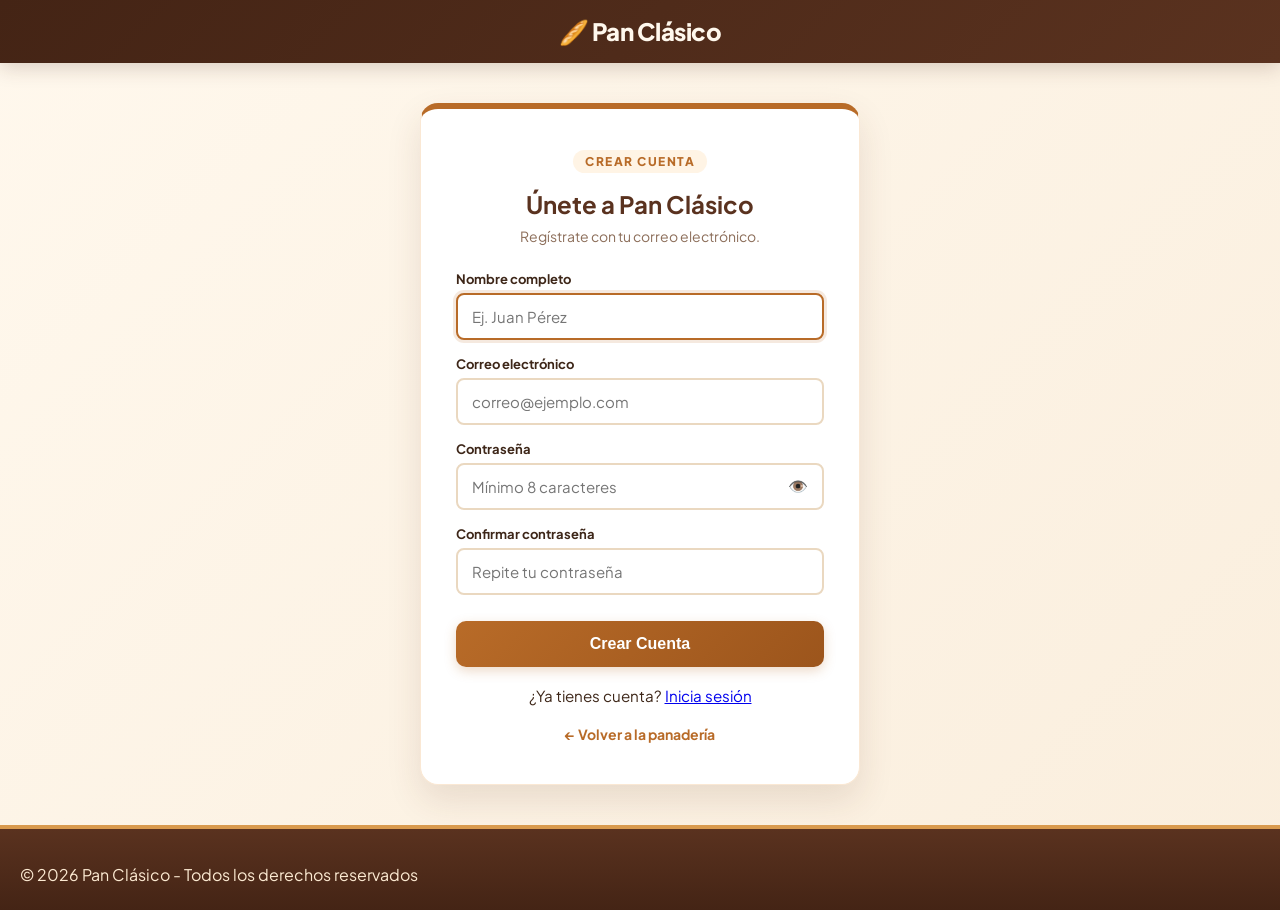
<file: public/registro.html>
<!DOCTYPE html>
<html lang="es">

<head>
    <meta charset="UTF-8">
    <meta name="viewport" content="width=device-width, initial-scale=1.0">
    <meta name="description" content="Crea tu cuenta en Pan Clásico.">
    <title>Crear Cuenta | Pan Clásico</title>
    <link rel="stylesheet" href="css/styles.css">
    <link rel="icon" href="img/pan-recortado.png">
</head>

<body class="login-body">

    <header>
        <nav class="navbar" style="justify-content: center;">
            <div class="logo">
                🥖 Pan Clásico
            </div>
        </nav>
    </header>

    <main class="login-main">
        <div class="login-card">

            <span class="login-badge">Crear Cuenta</span>
            <h1>Únete a Pan Clásico</h1>
            <p class="subtexto">Regístrate con tu correo electrónico.</p>

            <div id="login-alerta" class="login-alerta" role="alert"></div>

            <form id="form-registro" class="login-form">

                <div class="login-campo">
                    <label for="nombre">Nombre completo</label>
                    <div class="login-input-wrap">
                        <input type="text" id="nombre" name="nombre" placeholder="Ej. Juan Pérez" autocomplete="name"
                            maxlength="100" required autofocus>
                    </div>
                </div>

                <div class="login-campo">
                    <label for="email">Correo electrónico</label>
                    <div class="login-input-wrap">
                        <input type="email" id="email" name="email" placeholder="correo@ejemplo.com"
                            autocomplete="email" maxlength="150" required>
                    </div>
                </div>

                <div class="login-campo">
                    <label for="password">Contraseña</label>
                    <div class="login-input-wrap">
                        <input type="password" id="password" name="password" placeholder="Mínimo 8 caracteres"
                            autocomplete="new-password" minlength="8" required>
                        <button type="button" id="btn-toggle-pass" class="btn-toggle-pass"
                            aria-label="Mostrar u ocultar contraseña">👁️</button>
                    </div>
                </div>

                <div class="login-campo">
                    <label for="password2">Confirmar contraseña</label>
                    <div class="login-input-wrap">
                        <input type="password" id="password2" name="password2" placeholder="Repite tu contraseña"
                            autocomplete="new-password" minlength="8" required>
                    </div>
                </div>

                <button type="submit" id="btn-submit" class="boton btn-login">
                    Crear Cuenta
                </button>

            </form>

            <p style="text-align: center; margin-top: 1.2rem; font-size: 0.95rem;">
                ¿Ya tienes cuenta? <a href="login.html">Inicia sesión</a>
            </p>

            <a href="index.html" class="enlace-volver">
                ← Volver a la panadería
            </a>

        </div>
    </main>

    <footer>
        <p>© 2026 Pan Clásico - Todos los derechos reservados</p>
    </footer>

    <script src="js/utils.js"></script>
    <script src="js/auth.js"></script>

</body>

</html>
</file>
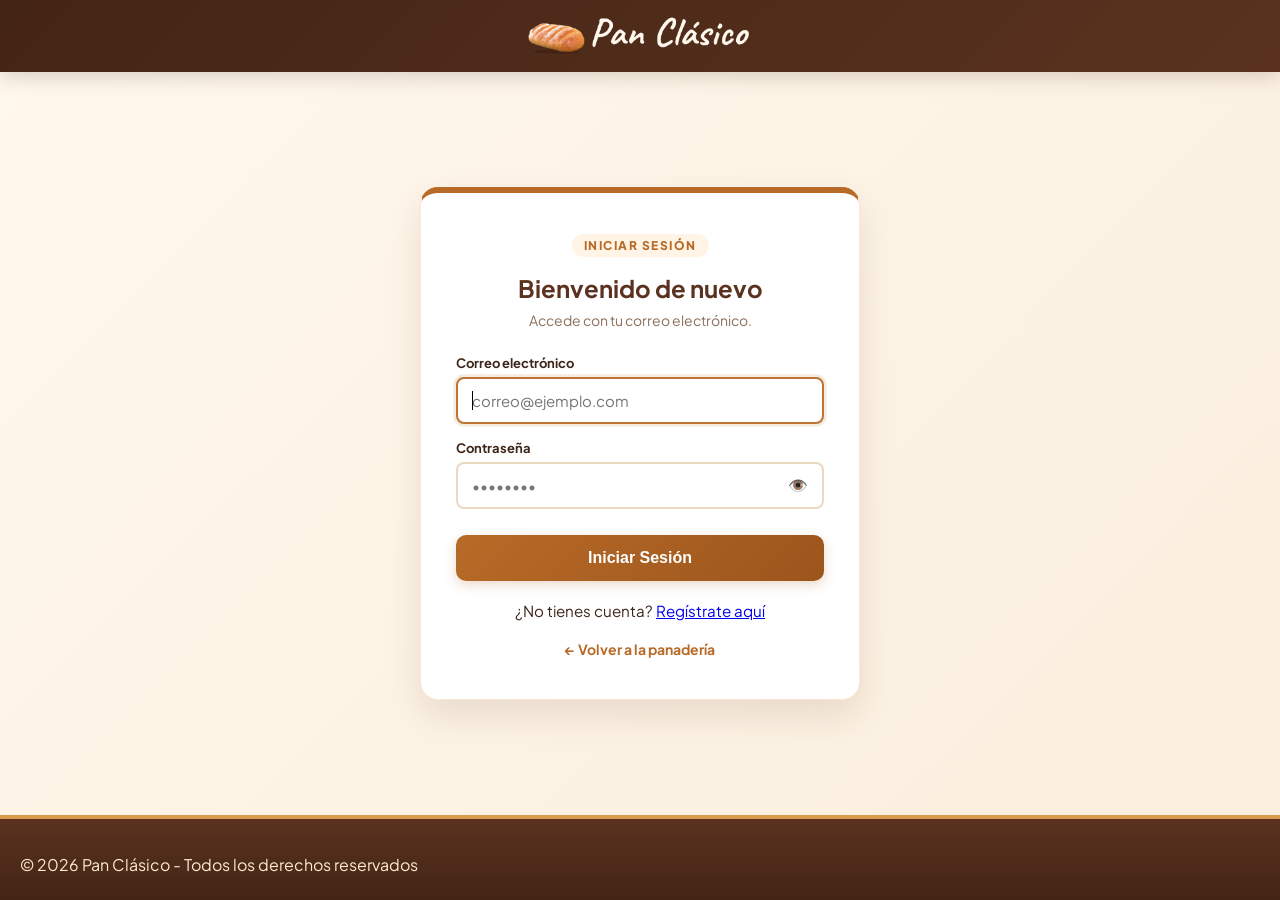
<file: public/admin/compras.html>
<!DOCTYPE html>
<html lang="es">
<head>
  <meta charset="UTF-8">
  <meta name="viewport" content="width=device-width, initial-scale=1.0">
  <title>Compras — Administración Pan Clásico</title>
  <link rel="stylesheet" href="../css/admin.css">
  <link rel="icon" href="../img/pan-recortado.png">
</head>
<body class="admin-body">
  <aside class="admin-lateral" id="admin-menu"></aside>

  <main class="admin-main">
    <div class="admin-cabecera">
      <h1>Compras</h1>
      <button type="button" class="btn btn-peligro" id="btn-vaciar">Vaciar historial</button>
    </div>

    <div class="tabla-caja">
      <table class="tabla">
        <thead>
          <tr>
            <th>#</th>
            <th>Fecha</th>
            <th>Cliente</th>
            <th>Pago</th>
            <th class="derecha">Total</th>
            <th class="derecha">Acciones</th>
          </tr>
        </thead>
        <tbody id="tabla-compras"></tbody>
      </table>
    </div>
  </main>

  <dialog id="modal-compra">
    <div class="modal-cuerpo">
      <h2 id="compra-titulo">Compra</h2>
      <div id="compra-detalle"></div>
      <div class="modal-acciones">
        <button type="button" class="btn btn-secundario" data-cerrar>Cerrar</button>
      </div>
    </div>
  </dialog>

  <dialog id="modal-borrar">
    <div class="modal-cuerpo">
      <h2>Eliminar compra</h2>
      <p>¿Eliminar la compra <strong id="borrar-numero"></strong>? Esta acción no se puede deshacer y no devuelve las existencias al inventario.</p>
      <div class="modal-acciones">
        <button type="button" class="btn btn-secundario" data-cerrar>Cancelar</button>
        <button type="button" class="btn btn-peligro" id="confirmar-borrar">Eliminar</button>
      </div>
    </div>
  </dialog>

  <dialog id="modal-vaciar">
    <div class="modal-cuerpo">
      <h2>Vaciar historial</h2>
      <p>Se eliminarán <strong id="vaciar-cantidad"></strong> compras, incluidas las que los clientes ven en «Mis pedidos». No se puede deshacer y no devuelve las existencias al inventario.</p>
      <div class="modal-acciones">
        <button type="button" class="btn btn-secundario" data-cerrar>Cancelar</button>
        <button type="button" class="btn btn-peligro" id="confirmar-vaciar">Vaciar todo</button>
      </div>
    </div>
  </dialog>

  <script src="../js/utils.js"></script>
  <script src="../js/admin/comun.js"></script>
  <script src="../js/admin/compras.js"></script>
</body>
</html>
</file>
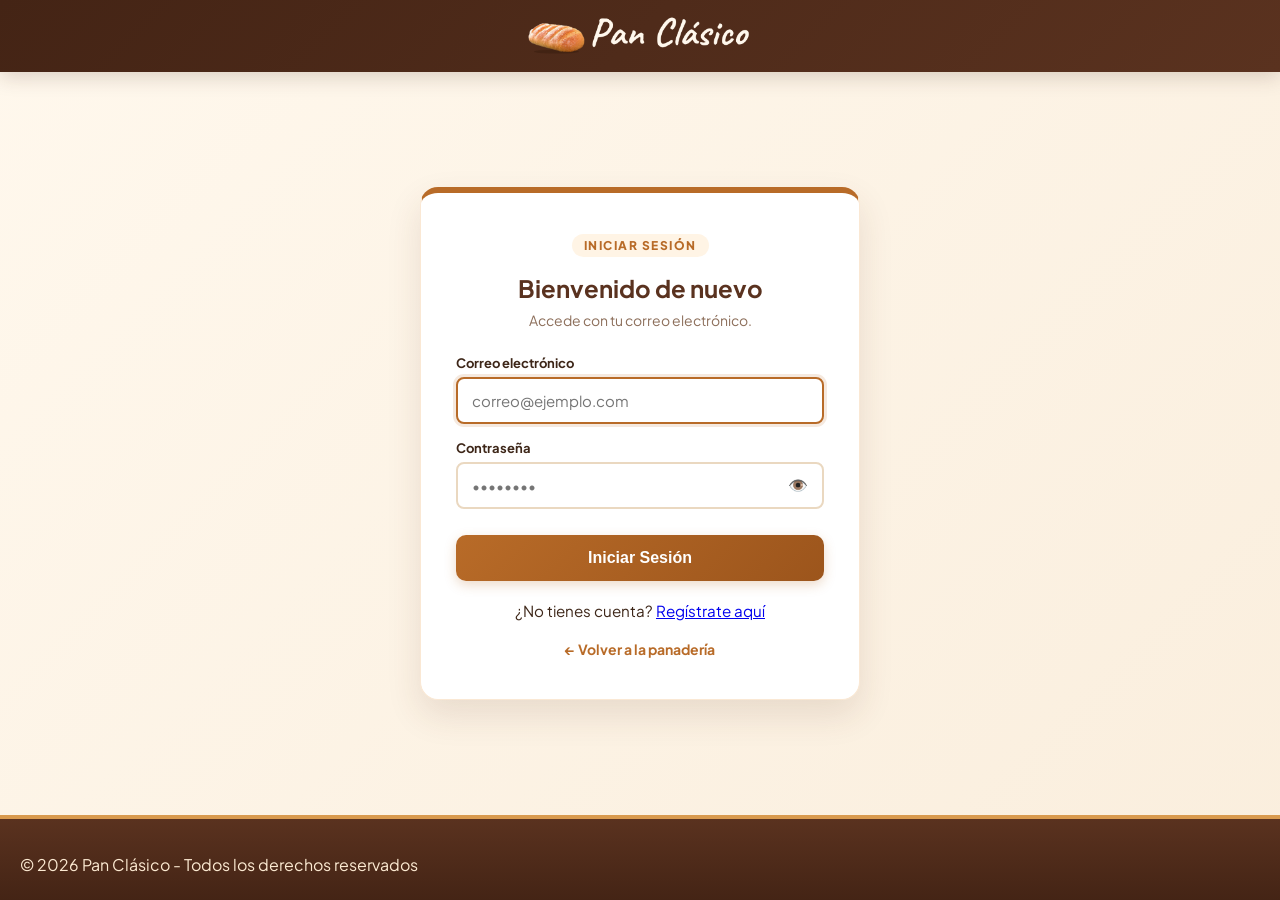
<file: public/admin/mensajes.html>
<!DOCTYPE html>
<html lang="es">
<head>
  <meta charset="UTF-8">
  <meta name="viewport" content="width=device-width, initial-scale=1.0">
  <title>Mensajes — Administración Pan Clásico</title>
  <link rel="stylesheet" href="../css/admin.css">
  <link rel="icon" href="../img/pan-recortado.png">
</head>
<body class="admin-body">
  <aside class="admin-lateral" id="admin-menu"></aside>

  <main class="admin-main">
    <div class="admin-cabecera">
      <h1>Mensajes</h1>
    </div>

    <div class="tabla-caja">
      <table class="tabla">
        <thead>
          <tr>
            <th>Fecha</th>
            <th>Nombre</th>
            <th>Correo</th>
            <th>Mensaje</th>
            <th class="derecha">Acciones</th>
          </tr>
        </thead>
        <tbody id="tabla-mensajes"></tbody>
      </table>
    </div>
  </main>

  <dialog id="modal-mensaje">
    <div class="modal-cuerpo">
      <h2 id="mensaje-titulo">Mensaje</h2>
      <div id="mensaje-detalle"></div>
      <div class="modal-acciones">
        <button type="button" class="btn btn-secundario" data-cerrar>Cerrar</button>
      </div>
    </div>
  </dialog>

  <dialog id="modal-borrar">
    <div class="modal-cuerpo">
      <h2>Eliminar mensaje</h2>
      <p>Esta acción no se puede deshacer.</p>
      <div class="modal-acciones">
        <button type="button" class="btn btn-secundario" data-cerrar>Cancelar</button>
        <button type="button" class="btn btn-peligro" id="confirmar-borrar">Eliminar</button>
      </div>
    </div>
  </dialog>

  <script src="../js/utils.js"></script>
  <script src="../js/admin/comun.js"></script>
  <script src="../js/admin/mensajes.js"></script>
</body>
</html>
</file>
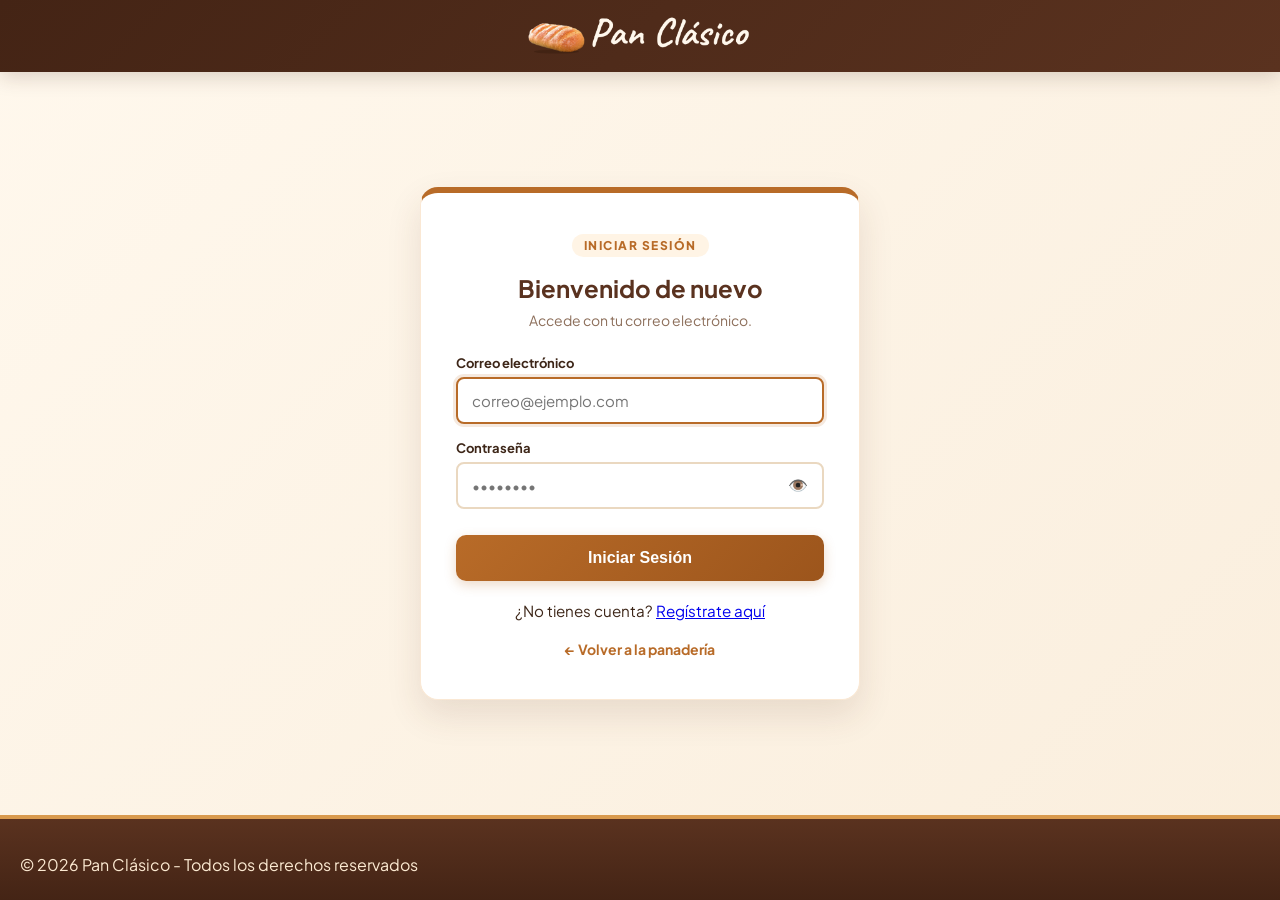
<file: public/admin/productos.html>
<!DOCTYPE html>
<html lang="es">

<head>
  <meta charset="UTF-8">
  <meta name="viewport" content="width=device-width, initial-scale=1.0">
  <title>Productos — Administración Pan Clásico</title>
  <link rel="stylesheet" href="../css/admin.css">
  <link rel="icon" href="../img/pan-recortado.png">
</head>

<body class="admin-body">
  <aside class="admin-lateral" id="admin-menu"></aside>

  <main class="admin-main">
    <div class="admin-cabecera">
      <h1>Productos</h1>
      <button type="button" class="btn" id="btn-nuevo">+ Nuevo producto</button>
    </div>

    <div class="tabla-caja">
      <table class="tabla">
        <thead>
          <tr>
            <th></th>
            <th>Nombre</th>
            <th>Categoría</th>
            <th>Precio</th>
            <th>Stock</th>
            <th>Estado</th>
            <th class="derecha">Acciones</th>
          </tr>
        </thead>
        <tbody id="tabla-productos"></tbody>
      </table>
    </div>
  </main>

  <dialog id="modal-producto">
    <form id="form-producto" class="modal-cuerpo">
      <h2 id="modal-titulo">Nuevo producto</h2>
      <input type="hidden" name="id">

      <div class="campo">
        <label for="p-nombre">Nombre</label>
        <input type="text" id="p-nombre" name="nombre" maxlength="100" required>
      </div>

      <div class="campo">
        <label for="p-descripcion">Descripción</label>
        <textarea id="p-descripcion" name="descripcion" maxlength="1000"></textarea>
      </div>

      <div class="campos-duo">
        <div class="campo">
          <label for="p-precio">Precio</label>
          <input type="number" id="p-precio" name="precio" min="0" max="999999.99" step="0.01" required>
        </div>
        <div class="campo">
          <label for="p-stock">Stock</label>
          <input type="number" id="p-stock" name="stock" min="0" step="1" required>
        </div>
      </div>

      <div class="campos-duo">
        <div class="campo">
          <label for="p-unidad">Unidad</label>
          <input type="text" id="p-unidad" name="unidad" maxlength="30" value="pieza" required>
        </div>
        <div class="campo">
          <label for="p-categoria">Categoría</label>
          <input type="text" id="p-categoria" name="categoria" maxlength="50" list="categorias" required>
          <datalist id="categorias"></datalist>
        </div>
      </div>

      <div class="campo">
        <label>Imagen del producto (JPG, PNG o WebP, máx. 2 MB)</label>
        <div class="zona-imagen" id="zona-imagen" tabindex="0" role="button" aria-label="Seleccionar imagen">
          <img id="zona-previa" class="zona-previa" alt="" hidden>
          <span id="zona-texto">Arrastra una imagen aquí o haz clic para seleccionarla</span>
        </div>
        <input type="file" id="p-archivo" name="archivo" accept="image/jpeg,image/png,image/webp" hidden>
        <input type="hidden" name="imagen">
      </div>

      <div class="campo">
        <label for="p-activo">Estado</label>
        <select id="p-activo" name="activo">
          <option value="1">Activo</option>
          <option value="0">Inactivo</option>
        </select>
      </div>

      <div class="modal-acciones">
        <button type="button" class="btn btn-secundario" data-cerrar>Cancelar</button>
        <button type="submit" class="btn">Guardar</button>
      </div>
    </form>
  </dialog>

    <dialog id="modal-eliminar">
    <div class="modal-cuerpo">
      <h2>Eliminar producto</h2>
      <p>¿Eliminar <strong id="eliminar-nombre"></strong>? Esta acción no se puede deshacer. Las compras que ya lo incluyen conservan su registro.</p>
      <div class="modal-acciones">
        <button type="button" class="btn btn-secundario" data-cerrar>Cancelar</button>
        <button type="button" class="btn btn-peligro" id="confirmar-eliminar">Eliminar</button>
      </div>
    </div>
  </dialog>
  
  <script src="../js/utils.js"></script>
  <script src="../js/admin/comun.js"></script>
  <script src="../js/admin/productos.js"></script>
</body>

</html>
</file>
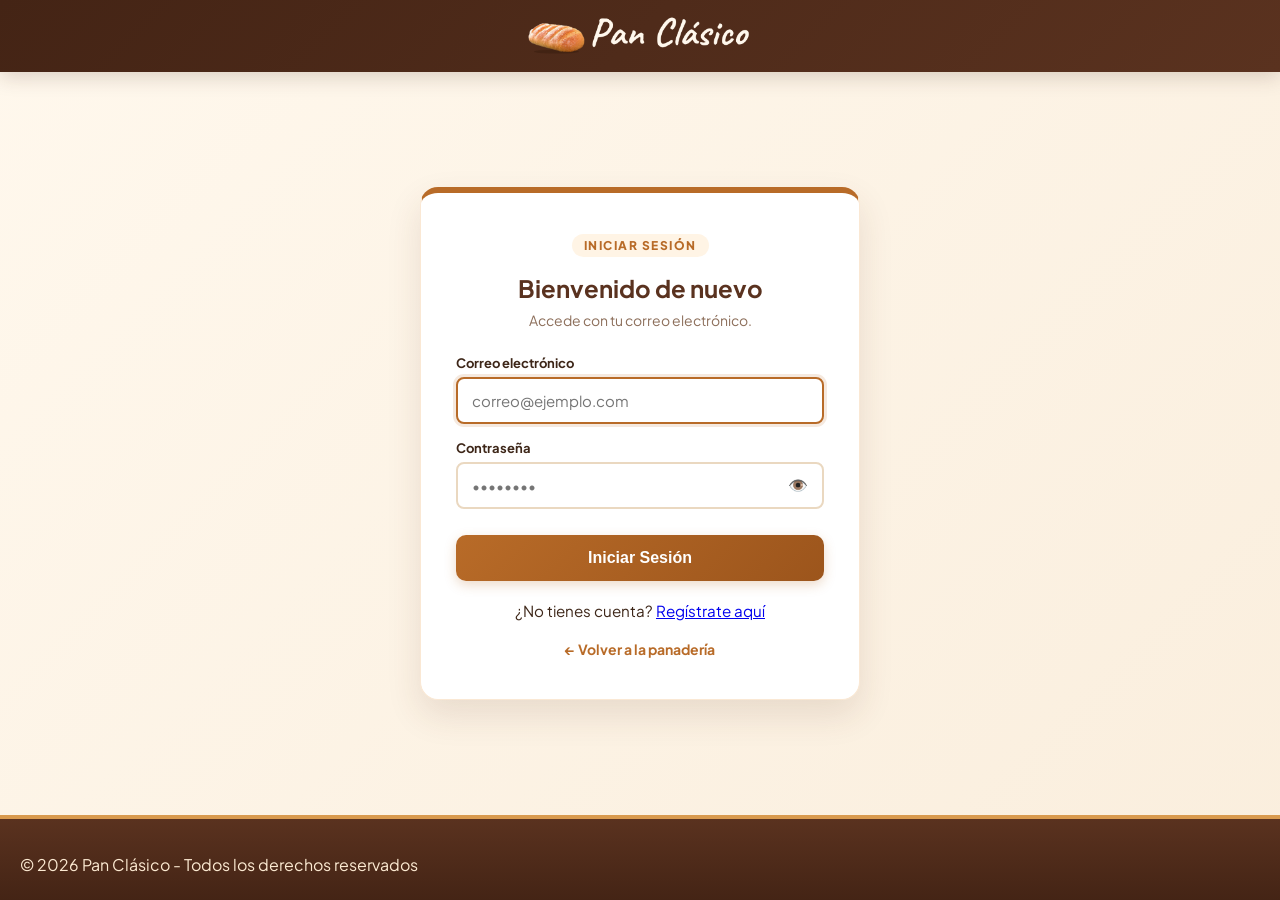
<file: public/admin/usuarios.html>
<!DOCTYPE html>
<html lang="es">
<head>
  <meta charset="UTF-8">
  <meta name="viewport" content="width=device-width, initial-scale=1.0">
  <title>Usuarios — Administración Pan Clásico</title>
  <link rel="stylesheet" href="../css/admin.css">
  <link rel="icon" href="../img/pan-recortado.png">
</head>
<body class="admin-body">
  <aside class="admin-lateral" id="admin-menu"></aside>

  <main class="admin-main">
    <div class="admin-cabecera">
      <h1>Usuarios</h1>
    </div>

    <div class="tabla-caja">
      <table class="tabla">
        <thead>
          <tr>
            <th>Nombre</th>
            <th>Correo</th>
            <th>Registro</th>
            <th>Rol</th>
          </tr>
        </thead>
        <tbody id="tabla-usuarios"></tbody>
      </table>
    </div>
  </main>

  <script src="../js/utils.js"></script>
  <script src="../js/admin/comun.js"></script>
  <script src="../js/admin/usuarios.js"></script>
</body>
</html>
</file>
<file: public/css/styles.css>
/* ========================================
   CONFIGURACIÓN GENERAL Y PALETA ARTESANAL
======================================== */
@import url('https://fonts.googleapis.com/css2?family=Plus+Jakarta+Sans:wght@400;500;600;700;800&display=swap');

:root {
    --font-main: 'Plus Jakarta Sans', system-ui, -apple-system, BlinkMacSystemFont, 'Segoe UI', Roboto, sans-serif;
    --color-primary: #5a321f;
    --color-primary-dark: #442415;
    --color-primary-light: #6e3d25;
    --color-accent: #b86b28;
    --color-accent-hover: #9c551c;
    --color-gold: #d99a4e;
    --color-gold-light: #f1d3a5;
    --color-cream: #fff8ed;
    --color-cream-light: #fffdf9;
    --color-text: #3d2618;
    --color-text-muted: #7d6556;
    --color-border: #ead8c0;
    --color-border-light: #fae8d4;
    --shadow-soft: 0 4px 18px rgba(90, 50, 31, 0.08);
    --shadow-hover: 0 10px 25px rgba(90, 50, 31, 0.15);
}

* {
    margin: 0;
    padding: 0;
    box-sizing: border-box;
}

html {
    scroll-behavior: smooth;
}

body {
    font-family: var(--font-main);
    background-color: var(--color-cream);
    color: var(--color-text);
    -webkit-font-smoothing: antialiased;
    -moz-osx-font-smoothing: grayscale;
    min-height: 100vh;
    display: flex;
    flex-direction: column;
}

main {
    flex: 1;
}

::selection {
    background-color: var(--color-gold);
    color: #ffffff;
}

/* ========================================
   BARRA DE NAVEGACIÓN
======================================== */

body > header {
    background: linear-gradient(135deg, var(--color-primary-dark) 0%, var(--color-primary) 100%);
    width: 100%;
    position: sticky;
    top: 0;
    z-index: 1000;
    box-shadow: 0 4px 20px rgba(68, 36, 21, 0.2);
}

.navbar {
    max-width: 1200px;
    margin: auto;
    display: flex;
    justify-content: space-between;
    align-items: center;
    padding: 16px 30px;
}

.logo {
    color: #fff8ed;
    font-size: 24px;
    font-weight: 800;
    display: flex;
    align-items: center;
    gap: 8px;
    letter-spacing: -0.5px;
    user-select: none;
    transition: transform 0.2s ease;
}

.logo:hover {
    transform: scale(1.02);
}

.menu {
    list-style: none;
    display: flex;
    align-items: center;
    gap: 8px;
}

.menu li a {
    color: #faeedd;
    text-decoration: none;
    font-size: 15px;
    font-weight: 600;
    padding: 9px 18px;
    border-radius: 9px;
    transition: all 0.25s ease;
    display: inline-flex;
    align-items: center;
    justify-content: center;
}

.menu li a:hover {
    color: #ffffff;
    background-color: rgba(217, 154, 78, 0.25);
}

.menu li a.activo {
    background-color: var(--color-gold);
    color: var(--color-primary-dark);
    font-weight: 700;
    box-shadow: 0 2px 10px rgba(0, 0, 0, 0.15);
}

.nav-cart-link,
.menu li a[href*="carrito.html"] {
    position: relative;
    display: inline-flex;
    align-items: center;
    justify-content: center;
    padding: 8px 12px;
}

.nav-cart-link svg,
.menu li a[href*="carrito.html"] svg {
    transition: transform 0.2s ease;
}

.nav-cart-link:hover svg,
.menu li a[href*="carrito.html"]:hover svg {
    transform: scale(1.1);
}

.cart-badge {
    position: absolute;
    top: 1px;
    right: 2px;
    background-color: #c0392b;
    color: #ffffff;
    font-size: 11px;
    font-weight: 800;
    min-width: 18px;
    height: 18px;
    padding: 0 5px;
    border-radius: 999px;
    display: none;
    align-items: center;
    justify-content: center;
    box-shadow: 0 2px 6px rgba(0, 0, 0, 0.3);
    border: 2px solid var(--color-primary);
    line-height: 1;
    pointer-events: none;
}

/* ========================================
   MENÚ DE CUENTA
======================================== */

.menu li[hidden] {
    display: none;
}

.cuenta {
    position: relative;
    margin-left: 6px;
}

.cuenta-btn {
    width: 42px;
    height: 42px;
    border-radius: 50%;
    border: 2px solid rgba(255, 248, 237, 0.7);
    background: linear-gradient(135deg, var(--color-gold) 0%, var(--color-accent) 100%);
    color: var(--color-cream);
    font-family: inherit;
    font-size: 15px;
    font-weight: 800;
    letter-spacing: 0.5px;
    cursor: pointer;
    box-shadow: 0 2px 10px rgba(0, 0, 0, 0.2);
    transition: transform 0.2s ease, box-shadow 0.2s ease;
}

.cuenta-btn:hover,
.cuenta-btn[aria-expanded="true"] {
    transform: scale(1.06);
    box-shadow: 0 4px 14px rgba(0, 0, 0, 0.3);
}

.cuenta-btn:focus-visible,
.cuenta-opcion:focus-visible {
    outline: 3px solid var(--color-gold);
    outline-offset: 2px;
}

.cuenta-menu {
    position: absolute;
    top: calc(100% + 12px);
    right: 0;
    min-width: 250px;
    padding: 8px;
    background: #ffffff;
    border: 1px solid var(--color-border);
    border-top: 4px solid var(--color-accent);
    border-radius: 12px;
    box-shadow: 0 12px 30px rgba(68, 36, 21, 0.25);
    z-index: 1100;
    text-align: left;
}

.cuenta-menu[hidden] {
    display: none;
}

.cuenta-cabecera {
    display: flex;
    flex-direction: column;
    gap: 3px;
    padding: 10px 12px 12px;
    margin-bottom: 6px;
    border-bottom: 1px solid var(--color-border-light);
}

.cuenta-nombre {
    color: var(--color-primary);
    font-size: 16px;
    font-weight: 800;
    word-break: break-word;
}

.cuenta-correo {
    color: var(--color-text-muted);
    font-size: 13px;
    word-break: break-all;
}

.cuenta-rol {
    align-self: flex-start;
    margin-top: 4px;
    padding: 3px 10px;
    border-radius: 999px;
    background: #fff4e5;
    color: var(--color-accent-hover);
    font-size: 11px;
    font-weight: 800;
    letter-spacing: 0.5px;
    text-transform: uppercase;
}

.menu .cuenta-menu .cuenta-opcion {
    display: block;
    width: 100%;
    padding: 10px 12px;
    border: none;
    border-radius: 8px;
    background: transparent;
    color: var(--color-text);
    font-family: inherit;
    font-size: 14px;
    font-weight: 600;
    text-align: left;
    text-decoration: none;
    cursor: pointer;
}

.menu .cuenta-menu .cuenta-opcion:hover {
    background: #fff4e5;
    color: var(--color-primary);
}

.menu .cuenta-menu .cuenta-salir {
    margin-top: 4px;
    border-top: 1px solid var(--color-border-light);
    border-radius: 0 0 8px 8px;
    color: #c0392b;
}

.menu .cuenta-menu .cuenta-salir:hover {
    background: #fdeeed;
    color: #962d22;
}

/* ========================================
   PÁGINA DE INICIO (HERO)
======================================== */

.hero {
    max-width: 1200px;
    min-height: 520px;
    margin: auto;
    padding: 80px 40px;
    display: flex;
    justify-content: space-between;
    align-items: center;
    gap: 40px;
    position: relative;
}

.hero-text {
    max-width: 620px;
}

.subtitulo {
    color: var(--color-accent);
    font-weight: 800;
    letter-spacing: 3px;
    font-size: 13px;
    margin-bottom: 12px;
    display: inline-block;
    background: #faeedd;
    padding: 4px 12px;
    border-radius: 20px;
}

.hero h1 {
    font-size: 68px;
    font-weight: 800;
    color: var(--color-primary);
    line-height: 1.05;
    letter-spacing: -1.5px;
    margin-bottom: 12px;
}

.hero h2 {
    font-size: 26px;
    font-weight: 700;
    color: var(--color-accent);
    margin-bottom: 20px;
    line-height: 1.3;
}

.hero p {
    font-size: 17.5px;
    line-height: 1.7;
    color: var(--color-text-muted);
    margin-bottom: 30px;
}

.hero-icon {
    font-size: 160px;
    background: radial-gradient(circle, #fcead2 0%, #f1d3a5 100%);
    width: 320px;
    height: 320px;
    border-radius: 50%;
    display: flex;
    justify-content: center;
    align-items: center;
    box-shadow: 0 20px 45px rgba(90, 50, 31, 0.18);
    border: 8px solid rgba(255, 255, 255, 0.6);
    user-select: none;
    animation: flotarHero 4s ease-in-out infinite alternate;
}

@keyframes flotarHero {
    0% {
        transform: translateY(0) scale(1);
    }
    100% {
        transform: translateY(-14px) scale(1.02);
    }
}

/* ========================================
   BOTONES
======================================== */

.boton {
    display: inline-flex;
    align-items: center;
    justify-content: center;
    gap: 10px;
    background: linear-gradient(135deg, var(--color-accent) 0%, var(--color-accent-hover) 100%);
    color: white;
    border: none;
    border-radius: 10px;
    padding: 14px 28px;
    font-size: 16px;
    font-weight: 700;
    text-decoration: none;
    cursor: pointer;
    box-shadow: 0 4px 16px rgba(184, 107, 40, 0.3);
    transition: all 0.25s ease;
}

.boton:hover {
    background: linear-gradient(135deg, var(--color-accent-hover) 0%, var(--color-primary) 100%);
    transform: translateY(-2px);
    box-shadow: 0 8px 22px rgba(90, 50, 31, 0.25);
}

.boton:active {
    transform: translateY(0);
}

/* ========================================
   INFORMACIÓN Y SOBRE NOSOTROS
======================================== */

.informacion {
    background: linear-gradient(180deg, #f7dfbe 0%, #f1d3a5 100%);
    padding: 80px 30px;
    text-align: center;
    border-top: 1px solid var(--color-border);
    border-bottom: 1px solid var(--color-border);
}

.informacion h2 {
    font-size: 38px;
    font-weight: 800;
    color: var(--color-primary);
    margin-bottom: 15px;
    letter-spacing: -0.5px;
}

.informacion > p {
    max-width: 720px;
    margin: auto;
    font-size: 17px;
    line-height: 1.7;
    color: #553421;
}

.tarjetas {
    max-width: 1150px;
    margin: 45px auto 0;
    display: grid;
    grid-template-columns: repeat(3, 1fr);
    gap: 28px;
}

.tarjeta {
    background-color: white;
    padding: 35px 28px;
    border-radius: 16px;
    box-shadow: var(--shadow-soft);
    border: 1px solid var(--color-border-light);
    transition: transform 0.25s ease, box-shadow 0.25s ease;
    text-align: center;
}

.tarjeta:hover {
    transform: translateY(-6px);
    box-shadow: var(--shadow-hover);
    border-color: var(--color-gold);
}

.tarjeta span {
    font-size: 48px;
    display: inline-block;
    margin-bottom: 15px;
    filter: drop-shadow(0 4px 6px rgba(0, 0, 0, 0.08));
}

.tarjeta h3 {
    margin: 0 0 10px;
    font-size: 20px;
    font-weight: 800;
    color: var(--color-primary);
}

.tarjeta p {
    font-size: 15px;
    line-height: 1.6;
    color: var(--color-text-muted);
}

/* ========================================
   PÁGINAS INTERNAS
======================================== */

.pagina {
    min-height: 650px;
    max-width: 1100px;
    margin: auto;
    padding: 70px 30px;
    text-align: center;
}

.pagina h1 {
    font-size: 42px;
    color: #5a321f;
    margin-bottom: 15px;
}

.pagina > p {
    font-size: 18px;
}

/* ========================================
   CARRITO Y CHECKOUT
======================================== */

.pagina-carrito {
    max-width: 1200px;
    padding-top: 50px;
    text-align: left;
}

.carrito-header {
    text-align: center;
    margin-bottom: 40px;
}

.carrito-header h1 {
    font-size: 38px;
    color: #5a321f;
    margin: 6px 0 10px;
}

.carrito-header p {
    color: #6d5445;
    font-size: 16px;
    max-width: 650px;
    margin: auto;
}

.carrito-contenedor-grid {
    display: grid;
    grid-template-columns: 1.55fr 1fr;
    gap: 32px;
    align-items: flex-start;
}

.carrito-caja {
    background-color: #ffffff;
    border-radius: 14px;
    border: 1px solid #fae8d4;
    box-shadow: 0 6px 18px rgba(0, 0, 0, 0.06);
    padding: 24px;
}

.carrito-vacio {
    text-align: center;
    padding: 50px 20px;
}

.carrito-vacio .vacio-icono {
    font-size: 64px;
    display: block;
    margin-bottom: 12px;
}

.carrito-vacio h2 {
    color: #5a321f;
    font-size: 24px;
    margin-bottom: 8px;
}

.carrito-vacio p {
    color: #8c6e5a;
    font-size: 15px;
    margin-bottom: 24px;
}

.btn-ir-catalogo {
    display: inline-block;
    padding: 12px 28px;
}

.carrito-tabla-header {
    display: grid;
    grid-template-columns: 2fr 1fr 1.2fr 1fr 40px;
    padding-bottom: 12px;
    border-bottom: 2px solid #f1d3a5;
    font-size: 13px;
    font-weight: 700;
    color: #8c6e5a;
    text-transform: uppercase;
    letter-spacing: 0.5px;
}

.col-centrada { text-align: center; }
.col-derecha { text-align: right; }
.col-accion { text-align: center; }

.carrito-lista {
    display: flex;
    flex-direction: column;
}

.carrito-item {
    display: grid;
    grid-template-columns: 2fr 1fr 1.2fr 1fr 40px;
    align-items: center;
    padding: 16px 0;
    border-bottom: 1px solid #f6ecdf;
    font-size: 15px;
}

.cart-item-info {
    display: flex;
    align-items: center;
    gap: 14px;
}

.cart-item-img-wrap {
    width: 60px;
    height: 60px;
    border-radius: 8px;
    background: #faeedd;
    display: flex;
    align-items: center;
    justify-content: center;
    overflow: hidden;
    flex-shrink: 0;
}

.cart-item-img {
    width: 100%;
    height: 100%;
    object-fit: cover;
}

.cart-item-emoji {
    font-size: 32px;
    user-select: none;
}

.cart-item-titulo {
    font-size: 16px;
    color: #5a321f;
    font-weight: 700;
    margin-bottom: 2px;
}

.cart-item-unidad {
    font-size: 12px;
    color: #8c6e5a;
}

.cart-item-precio {
    color: #6d5445;
    font-weight: 600;
}

.cart-item-subtotal {
    color: #5a321f;
    font-size: 16px;
}

.cantidad-control {
    display: inline-flex;
    align-items: center;
    border: 1px solid #ead8c0;
    border-radius: 8px;
    background: #fff8ed;
    overflow: hidden;
}

.btn-cant {
    background: transparent;
    border: none;
    width: 28px;
    height: 30px;
    font-size: 16px;
    font-weight: bold;
    color: #5a321f;
    cursor: pointer;
    transition: background 0.2s ease;
    display: flex;
    align-items: center;
    justify-content: center;
}

.btn-cant:hover {
    background: #ead8c0;
}

.cant-numero {
    width: 32px;
    text-align: center;
    font-weight: 700;
    font-size: 14px;
    color: #3d2618;
}

.btn-eliminar-item {
    background: transparent;
    border: none;
    font-size: 18px;
    cursor: pointer;
    opacity: 0.6;
    transition: opacity 0.2s ease, transform 0.2s ease;
}

.btn-eliminar-item:hover {
    opacity: 1;
    transform: scale(1.15);
}

.carrito-acciones-pie {
    display: flex;
    justify-content: space-between;
    align-items: center;
    margin-top: 20px;
    padding-top: 15px;
}

.btn-vaciar-carrito {
    background: none;
    border: none;
    color: #c0392b;
    font-size: 14px;
    font-weight: 600;
    cursor: pointer;
    text-decoration: underline;
}

.btn-vaciar-carrito:hover {
    color: #962d22;
}

.enlace-seguir-comprando {
    color: #b86b28;
    text-decoration: none;
    font-weight: 600;
    font-size: 14px;
}

.enlace-seguir-comprando:hover {
    text-decoration: underline;
}

.checkout-card {
    background: #ffffff;
    border-radius: 14px;
    border: 1px solid #fae8d4;
    box-shadow: 0 6px 18px rgba(0, 0, 0, 0.06);
    padding: 26px;
}

.checkout-card h3 {
    font-size: 22px;
    color: #5a321f;
    margin-bottom: 18px;
    border-bottom: 2px solid #f6ecdf;
    padding-bottom: 10px;
}

.checkout-card h4 {
    font-size: 16px;
    color: #5a321f;
    margin: 20px 0 12px;
}

.resumen-lineas {
    display: flex;
    flex-direction: column;
    gap: 10px;
    margin-bottom: 20px;
}

.resumen-fila {
    display: flex;
    justify-content: space-between;
    font-size: 15px;
    color: #6d5445;
}

.envio-gratis {
    color: #27ae60;
    font-weight: 700;
}

.resumen-separador {
    height: 1px;
    background: #ead8c0;
    margin: 6px 0;
}

.fila-total {
    font-size: 18px;
    font-weight: 700;
}

.total-destacado {
    font-size: 24px;
    color: #b86b28;
}

.form-checkout {
    display: flex;
    flex-direction: column;
    gap: 12px;
}

.campo-grupo {
    display: flex;
    flex-direction: column;
    gap: 5px;
}

.campo-grupo label {
    font-size: 13px;
    font-weight: 700;
}

.campo-grupo input,
.campo-grupo textarea {
    width: 100%;
    padding: 10px 12px;
    border: 2px solid #ead8c0;
    border-radius: 8px;
    font-size: 14px;
    font-family: inherit;
    outline: none;
    transition: border-color 0.2s ease;
}

.campo-grupo input:focus,
.campo-grupo textarea:focus {
    border-color: #b86b28;
}

.metodos-pago-opciones {
    display: flex;
    flex-direction: column;
    gap: 10px;
}

.metodo-radio-card {
    display: flex;
    align-items: center;
    gap: 12px;
    padding: 12px 14px;
    border: 2px solid #ead8c0;
    border-radius: 10px;
    cursor: pointer;
    background: #fffdf9;
    transition: all 0.2s ease;
}

.metodo-radio-card:hover {
    border-color: #b86b28;
}

.metodo-radio-card input[type="radio"] {
    accent-color: #b86b28;
    width: 18px;
    height: 18px;
}

.metodo-info {
    display: flex;
    flex-direction: column;
    font-size: 14px;
}

.metodo-info small {
    font-size: 12px;
    color: #8c6e5a;
}

.datos-tarjeta-box {
    background: #fff8ed;
    border: 2px dashed #ead8c0;
    border-radius: 10px;
    padding: 15px;
    display: flex;
    flex-direction: column;
    gap: 10px;
    margin-top: 6px;
}

.campos-tarjeta-duo {
    display: grid;
    grid-template-columns: 1fr 1fr;
    gap: 10px;
}

.btn-confirmar-compra {
    width: 100%;
    padding: 14px;
    font-size: 16px;
    margin-top: 10px;
    box-shadow: 0 4px 12px rgba(184, 107, 40, 0.3);
}

.nota-seguridad {
    font-size: 12px;
    color: #8c6e5a;
    text-align: center;
    margin-top: 5px;
}

/* Modal del ticket */
.modal-overlay {
    position: fixed;
    top: 0;
    left: 0;
    width: 100%;
    height: 100%;
    background: rgba(40, 20, 10, 0.65);
    backdrop-filter: blur(4px);
    display: flex;
    align-items: center;
    justify-content: center;
    padding: 20px;
    z-index: 10000;
    opacity: 0;
    visibility: hidden;
    transition: all 0.3s ease;
}

.modal-overlay.mostrar-modal {
    opacity: 1;
    visibility: visible;
}

.modal-card {
    background: #ffffff;
    max-width: 480px;
    width: 100%;
    border-radius: 16px;
    box-shadow: 0 20px 40px rgba(0, 0, 0, 0.25);
    overflow: hidden;
    border-top: 6px solid #b86b28;
    transform: scale(0.9);
    transition: transform 0.3s cubic-bezier(0.18, 0.89, 0.32, 1.28);
}

.modal-overlay.mostrar-modal .modal-card {
    transform: scale(1);
}

.modal-header {
    text-align: center;
    padding: 24px 20px 10px;
}

.modal-icono {
    font-size: 50px;
    display: block;
    margin-bottom: 8px;
}

.modal-header h2 {
    color: #5a321f;
    font-size: 24px;
    margin-bottom: 6px;
}

.modal-header p {
    color: #6d5445;
    font-size: 14px;
}

.ticket-cuerpo {
    padding: 16px 24px;
    background: #fffdf9;
    border-radius: 10px;
    margin: 10px 20px;
    border: 1px dashed #ead8c0;
    font-size: 14px;
}

.ticket-dato {
    display: flex;
    justify-content: space-between;
    margin-bottom: 6px;
}

.ticket-separador {
    height: 1px;
    background: #ead8c0;
    margin: 10px 0;
}

.ticket-productos {
    max-height: 150px;
    overflow-y: auto;
    display: flex;
    flex-direction: column;
    gap: 6px;
}

.ticket-fila {
    display: flex;
    justify-content: space-between;
    color: #6d5445;
}

.ticket-total {
    display: flex;
    justify-content: space-between;
    font-size: 17px;
    color: #5a321f;
    padding-top: 4px;
}

.ticket-total strong {
    color: #b86b28;
}

.modal-acciones {
    padding: 18px 24px 24px;
    display: flex;
    gap: 12px;
}

.btn-modal-continuar {
    flex: 1;
    text-align: center;
}

.btn-modal-cerrar {
    background: #ead8c0;
    color: #5a321f;
    border: none;
    border-radius: 8px;
    padding: 12px 18px;
    font-weight: bold;
    cursor: pointer;
    transition: background 0.2s ease;
}

.btn-modal-cerrar:hover {
    background: #d9bf9e;
}

.pedidos-lista {
    display: flex;
    flex-direction: column;
    gap: 20px;
    max-width: 760px;
    margin: 0 auto;
}

.pedidos-lista .ticket-productos {
    max-height: none;
}

.pedidos-lista {
    display: flex;
    flex-direction: column;
    gap: 20px;
    max-width: 760px;
    margin: 0 auto;
}

.pedidos-lista .ticket-productos {
    max-height: none;
}
/* ========================================
   CONTACTO
======================================== */

.contacto {
    max-width: 1100px;
    min-height: 650px;
    margin: auto;
    padding: 70px 30px;
    display: grid;
    grid-template-columns: 1fr 1fr;
    gap: 60px;
    align-items: center;
}

.contacto-info h1 {
    font-size: 48px;
    color: #5a321f;
    margin-bottom: 20px;
}

.contacto-info > p {
    line-height: 1.7;
    margin-bottom: 30px;
}

.dato {
    display: flex;
    align-items: center;
    gap: 15px;
    margin: 20px 0;
}

.dato span {
    font-size: 28px;
}

.formulario {
    background-color: white;
    padding: 35px;
    border-radius: 15px;
    box-shadow: 0 10px 30px rgba(0, 0, 0, 0.12);
}

.formulario form {
    display: flex;
    flex-direction: column;
    gap: 10px;
}

.formulario label {
    font-weight: bold;
    margin-top: 10px;
}

.formulario input,
.formulario textarea {
    width: 100%;
    padding: 13px;
    border: 2px solid #ead8c0;
    border-radius: 8px;
    font-size: 15px;
    font-family: Arial, Helvetica, sans-serif;
    outline: none;
}

.formulario input:focus,
.formulario textarea:focus {
    border-color: #b86b28;
}

.formulario textarea {
    resize: vertical;
}

.formulario button {
    margin-top: 15px;
}

/* ========================================
   CATÁLOGO DE PRODUCTOS
======================================== */

.catalogo-pagina {
    max-width: 1280px;
    padding: 56px 30px 72px;
}

.catalogo-header {
    max-width: 760px;
    margin: 0 auto 34px;
}

.catalogo-header h1 {
    font-size: clamp(2rem, 4vw, 2.75rem);
    color: var(--color-primary);
    line-height: 1.15;
    letter-spacing: -1px;
    margin: 8px 0 14px;
}

.catalogo-subtitulo {
    margin: 0 auto;
    font-size: 16px;
    color: var(--color-text-muted);
    line-height: 1.7;
}

.catalogo-toolbar {
    margin: 0 auto 22px;
    max-width: 620px;
}

.buscador-box {
    position: relative;
    display: flex;
    align-items: center;
    min-height: 54px;
    background: var(--color-cream-light);
    border: 2px solid var(--color-border);
    border-radius: 999px;
    padding: 6px 12px 6px 18px;
    box-shadow: var(--shadow-soft);
    transition: border-color 0.2s ease, box-shadow 0.2s ease;
}

.buscador-box:focus-within {
    border-color: var(--color-accent);
    box-shadow: 0 0 0 4px rgba(184, 107, 40, 0.14);
}

.buscador-icono {
    font-size: 18px;
    margin-right: 12px;
    user-select: none;
}

.buscador-box input {
    border: none;
    outline: none;
    min-width: 0;
    width: 100%;
    font-size: 15px;
    color: var(--color-text);
    background: transparent;
    font-family: inherit;
}

.buscador-box input::placeholder {
    color: #8c7769;
}

.btn-limpiar-busqueda {
    flex: 0 0 32px;
    background: #f4e5d4;
    border: none;
    color: var(--color-primary);
    border-radius: 50%;
    width: 32px;
    height: 32px;
    font-size: 14px;
    font-weight: bold;
    cursor: pointer;
    line-height: 1;
    display: flex;
    align-items: center;
    justify-content: center;
    transition: background-color 0.2s ease, color 0.2s ease;
}

.btn-limpiar-busqueda:hover {
    background: var(--color-accent);
    color: white;
}

.mensaje-carga-box {
    margin: 46px auto;
    display: flex;
    flex-direction: column;
    align-items: center;
    justify-content: center;
    gap: 14px;
    color: var(--color-accent);
    font-size: 16px;
    font-weight: 600;
}

.spinner {
    width: 44px;
    height: 44px;
    border: 4px solid #fae8d4;
    border-top: 4px solid #b86b28;
    border-radius: 50%;
    animation: girar 0.9s linear infinite;
}

@keyframes girar {
    0% { transform: rotate(0deg); }
    100% { transform: rotate(360deg); }
}

.catalogo-filtros {
    display: flex;
    justify-content: center;
    flex-wrap: wrap;
    gap: 9px;
    margin: 0 auto 34px;
    max-width: 960px;
}

.filtro-btn {
    background-color: var(--color-cream-light);
    color: var(--color-primary);
    border: 1px solid var(--color-border);
    padding: 9px 17px;
    border-radius: 999px;
    font-size: 14px;
    font-weight: 700;
    cursor: pointer;
    transition: color 0.2s ease, background-color 0.2s ease, border-color 0.2s ease, transform 0.2s ease;
}

.filtro-btn:hover {
    border-color: var(--color-accent);
    color: var(--color-accent-hover);
    background-color: #fff4e5;
    transform: translateY(-1px);
}

.filtro-btn.activo {
    background-color: var(--color-primary);
    color: white;
    border-color: var(--color-primary);
    box-shadow: 0 3px 9px rgba(90, 50, 31, 0.2);
}

.productos-grid {
    display: grid;
    grid-template-columns: repeat(auto-fill, minmax(min(100%, 260px), 1fr));
    gap: 24px;
    text-align: left;
}

.producto-card {
    background-color: var(--color-cream-light);
    border-radius: 16px;
    overflow: hidden;
    box-shadow: var(--shadow-soft);
    display: flex;
    flex-direction: column;
    transition: transform 0.22s ease, box-shadow 0.22s ease;
    border: 1px solid var(--color-border-light);
}

.producto-card:hover {
    transform: translateY(-3px);
    box-shadow: var(--shadow-hover);
}

.producto-img-wrap {
    width: 100%;
    height: 210px;
    background: linear-gradient(135deg, var(--color-cream) 0%, var(--color-gold-light) 100%);
    display: flex;
    align-items: center;
    justify-content: center;
    overflow: hidden;
    position: relative;
}

.producto-img {
    width: 100%;
    height: 100%;
    object-fit: cover;
    transition: transform 0.35s ease;
}

.producto-card:hover .producto-img {
    transform: scale(1.05);
}

.producto-emoji {
    font-size: 80px;
    user-select: none;
    filter: drop-shadow(0 4px 8px rgba(0, 0, 0, 0.1));
}

.producto-cuerpo {
    padding: 20px;
    display: flex;
    flex-direction: column;
    flex-grow: 1;
}

.producto-categoria {
    display: inline-block;
    font-size: 10px;
    font-weight: 800;
    letter-spacing: 1px;
    color: var(--color-accent-hover);
    background-color: #fff1df;
    padding: 5px 9px;
    border-radius: 999px;
    margin-bottom: 10px;
    align-self: flex-start;
}

.producto-titulo {
    font-size: 19px;
    color: var(--color-primary);
    margin-bottom: 7px;
    font-weight: 800;
    line-height: 1.35;
}

.producto-descripcion {
    font-size: 14px;
    color: var(--color-text-muted);
    line-height: 1.6;
    margin-bottom: 18px;
    flex-grow: 1;
}

.producto-detalles {
    display: flex;
    justify-content: space-between;
    align-items: center;
    gap: 10px;
    margin-bottom: 16px;
    padding-top: 14px;
    border-top: 1px solid var(--color-border-light);
}

.producto-precio {
    display: flex;
    align-items: baseline;
    gap: 5px;
    white-space: nowrap;
}

.precio-monto {
    font-size: 23px;
    font-weight: 800;
    color: var(--color-primary);
}

.precio-unidad {
    font-size: 13px;
    color: var(--color-text-muted);
}

.producto-stock {
    font-size: 12px;
    font-weight: 600;
    color: #216b43;
    background-color: #e8f5ec;
    padding: 5px 9px;
    border-radius: 999px;
    text-align: center;
}

.producto-stock.stock-agotado {
    color: #a52d26;
    background-color: #fdeeed;
}

.btn-agregar-carrito {
    width: 100%;
    min-height: 48px;
    padding: 12px 14px;
    border-radius: 10px;
    font-size: 15px;
    text-align: center;
    border: none;
    background-color: var(--color-accent);
    color: white;
    cursor: pointer;
    font-weight: 800;
    transition: background-color 0.2s ease, transform 0.2s ease, box-shadow 0.2s ease;
    box-shadow: 0 4px 10px rgba(184, 107, 40, 0.2);
}

.btn-agregar-carrito:hover:not(:disabled) {
    background-color: var(--color-accent-hover);
    transform: translateY(-1px);
    box-shadow: 0 6px 14px rgba(90, 50, 31, 0.2);
}

.btn-agregar-carrito.boton-agregado {
    background-color: #27ae60 !important;
    transform: scale(0.98);
}

.btn-deshabilitado,
.btn-agregar-carrito:disabled {
    background-color: #d1c0b3;
    color: #7b695c;
    cursor: not-allowed;
    transform: none !important;
    box-shadow: none;
}

.producto-card.producto-agotado {
    opacity: 0.82;
}

.catalogo-vacio,
.catalogo-error {
    grid-column: 1 / -1;
    background: var(--color-cream-light);
    padding: 44px 24px;
    border-radius: 16px;
    border: 1px solid var(--color-border);
    text-align: center;
    box-shadow: var(--shadow-soft);
}

.vacio-icono,
.error-icono {
    font-size: 55px;
    display: block;
    margin-bottom: 12px;
}

.catalogo-error h3 {
    color: #c0392b;
    margin-bottom: 8px;
}

.catalogo-error p {
    color: #6d5445;
    margin-bottom: 16px;
}

.btn-reintentar {
    padding: 10px 20px;
    font-size: 14px;
}

.buscador-box :focus-visible,
.btn-limpiar-busqueda:focus-visible,
.filtro-btn:focus-visible,
.btn-agregar-carrito:focus-visible {
    outline: 3px solid var(--color-gold);
    outline-offset: 3px;
}

@media (prefers-reduced-motion: reduce) {
    .producto-card,
    .producto-img,
    .filtro-btn,
    .btn-agregar-carrito {
        transition: none;
    }
}

/* ========================================
   NOTIFICACIONES (TOAST)
======================================== */

.toast-container {
    position: fixed;
    bottom: 24px;
    right: 24px;
    display: flex;
    flex-direction: column;
    gap: 12px;
    z-index: 9999;
    pointer-events: none;
}

.toast {
    pointer-events: auto;
    background-color: #5a321f;
    color: #ffffff;
    padding: 14px 20px;
    border-radius: 10px;
    box-shadow: 0 8px 24px rgba(0, 0, 0, 0.25);
    display: flex;
    align-items: center;
    gap: 12px;
    font-size: 14px;
    font-weight: 500;
    transform: translateX(120%);
    opacity: 0;
    transition: transform 0.3s cubic-bezier(0.18, 0.89, 0.32, 1.28), opacity 0.3s ease;
    max-width: 360px;
    border-left: 5px solid #d99a4e;
}

.toast.mostrar {
    transform: translateX(0);
    opacity: 1;
}

.toast-exito {
    border-left-color: #27ae60;
}

.toast-aviso {
    border-left-color: #f39c12;
}

.toast-error {
    border-left-color: #e74c3c;
}

.toast-icono {
    font-size: 20px;
}

.toast-mensaje {
    line-height: 1.4;
}

/* ========================================
   PIE DE PÁGINA
======================================== */

footer {
    background: linear-gradient(180deg, var(--color-primary) 0%, var(--color-primary-dark) 100%);
    color: #fcead2;
    padding: 35px 20px 25px;
    margin-top: auto;
    border-top: 4px solid var(--color-gold);
}

.footer-content {
    max-width: 1200px;
    margin: 0 auto;
    display: flex;
    flex-direction: column;
    align-items: center;
    gap: 16px;
    text-align: center;
}

.footer-brand {
    font-size: 20px;
    font-weight: 800;
    color: #fff8ed;
    display: flex;
    align-items: center;
    gap: 8px;
}

.footer-links {
    display: flex;
    flex-wrap: wrap;
    justify-content: center;
    gap: 18px;
    list-style: none;
    padding: 0;
    margin: 6px 0;
}

.footer-links a {
    color: #f1d3a5;
    text-decoration: none;
    font-size: 14px;
    font-weight: 600;
    transition: color 0.2s ease;
}

.footer-links a:hover {
    color: #ffffff;
    text-decoration: underline;
}

.footer-copy {
    font-size: 13px;
    color: #d1b59f;
}

/* ========================================
   PANTALLA DE LOGIN Y REGISTRO
======================================== */

.login-body {
    min-height: 100vh;
    display: flex;
    flex-direction: column;
    justify-content: space-between;
    background: linear-gradient(135deg, #fff8ed 0%, #faeedd 100%);
}

.login-main {
    flex: 1;
    display: flex;
    align-items: center;
    justify-content: center;
    padding: 40px 20px;
}

.login-card {
    background: #ffffff;
    width: 100%;
    max-width: 440px;
    border-radius: 18px;
    padding: 40px 35px;
    box-shadow: 0 15px 35px rgba(90, 50, 31, 0.12);
    border: 1px solid #fae8d4;
    text-align: center;
    border-top: 6px solid #b86b28;
}

.login-logo {
    font-size: 32px;
    font-weight: bold;
    color: #5a321f;
    margin-bottom: 6px;
}

.login-badge {
    display: inline-block;
    background-color: #fff4e5;
    color: #b86b28;
    font-size: 12px;
    font-weight: 800;
    letter-spacing: 1.5px;
    padding: 4px 12px;
    border-radius: 20px;
    margin-bottom: 16px;
    text-transform: uppercase;
}

.login-card h1 {
    font-size: 24px;
    color: #5a321f;
    margin-bottom: 8px;
}

.login-card p.subtexto {
    color: #8c6e5a;
    font-size: 14px;
    margin-bottom: 26px;
}

.login-form {
    display: flex;
    flex-direction: column;
    gap: 16px;
    text-align: left;
}

.login-campo {
    display: flex;
    flex-direction: column;
    gap: 6px;
}

.login-campo label {
    font-size: 13px;
    font-weight: bold;
}

.login-input-wrap {
    position: relative;
    display: flex;
    align-items: center;
}

.login-campo input {
    width: 100%;
    padding: 12px 14px;
    border: 2px solid #ead8c0;
    border-radius: 8px;
    font-size: 15px;
    font-family: inherit;
    outline: none;
    transition: border-color 0.2s ease, box-shadow 0.2s ease;
}

.login-campo input:focus {
    border-color: #b86b28;
    box-shadow: 0 0 0 3px rgba(184, 107, 40, 0.15);
}

.btn-toggle-pass {
    position: absolute;
    right: 12px;
    background: none;
    border: none;
    cursor: pointer;
    font-size: 16px;
    color: #8c6e5a;
    padding: 4px;
    user-select: none;
}

.btn-login {
    margin-top: 10px;
    width: 100%;
    padding: 14px;
    font-size: 16px;
    box-shadow: 0 4px 12px rgba(184, 107, 40, 0.25);
}

.btn-login:disabled {
    background-color: #d1c0b3;
    cursor: not-allowed;
    box-shadow: none;
}

.login-alerta {
    display: none;
    padding: 12px;
    border-radius: 8px;
    font-size: 14px;
    margin-bottom: 16px;
    text-align: center;
}

.login-alerta-error {
    background-color: #fdeeed;
    color: #c0392b;
    border: 1px solid #fadbd8;
}

.login-alerta-exito {
    background-color: #eafaf1;
    color: #27ae60;
    border: 1px solid #d4efdf;
}

.enlace-volver {
    display: inline-block;
    margin-top: 20px;
    color: #b86b28;
    font-size: 14px;
    text-decoration: none;
    font-weight: bold;
}

.enlace-volver:hover {
    text-decoration: underline;
}
.login-form[hidden] {
    display: none;
}

.login-campo input.input-codigo {
    text-align: center;
    font-size: 26px;
    font-weight: 800;
    letter-spacing: 10px;
    color: #5a321f;
    background: #fff8ed;
    padding-left: 24px;
}

.login-campo input.input-codigo::placeholder {
    color: #d1c0b3;
    letter-spacing: 10px;
}

/* ========================================
   RESPONSIVE
======================================== */

@media (max-width: 900px) {
    .navbar {
        flex-direction: column;
        gap: 12px;
        padding: 14px 20px;
    }

    .menu {
        flex-wrap: wrap;
        justify-content: center;
        gap: 6px;
    }

    .hero {
        flex-direction: column;
        text-align: center;
        padding: 50px 24px;
        min-height: auto;
        gap: 35px;
    }

    .hero-text {
        max-width: 100%;
    }

    .hero h1 {
        font-size: 42px;
    }

    .hero-icon {
        width: 220px;
        height: 220px;
        font-size: 110px;
    }

    .tarjetas {
        grid-template-columns: 1fr;
        gap: 20px;
    }

    .carrito-contenedor-grid {
        grid-template-columns: 1fr;
    }

    .carrito-tabla-header {
        display: none;
    }

    .carrito-item {
        grid-template-columns: 1fr auto;
        grid-template-areas:
            "info accion"
            "precio subtotal"
            "cant cant";
        gap: 10px;
        padding: 14px 0;
    }

    .cart-item-info { grid-area: info; }
    .cart-item-accion { grid-area: accion; }
    .cart-item-precio { grid-area: precio; text-align: left; }
    .cart-item-subtotal { grid-area: subtotal; text-align: right; }
    .cart-item-cantidad { grid-area: cant; text-align: left; }

    .contacto {
        grid-template-columns: 1fr;
        gap: 30px;
        padding: 40px 20px;
    }
    .cuenta-menu {
        right: 50%;
        transform: translateX(50%);
        width: min(280px, 90vw);
    }
}

@media (max-width: 768px) {
    .menu li a {
        padding: 7px 13px;
        font-size: 14px;
    }

    .hero h2 {
        font-size: 22px;
    }

    .toast-container {
        left: 20px;
        right: 20px;
        bottom: 20px;
        max-width: none;
    }
}

@media (max-width: 600px) {
    .hero h1 {
        font-size: 34px;
    }

    .login-card {
        padding: 28px 22px;
    }

    .catalogo-pagina {
        padding: 40px 18px 52px;
    }

    .catalogo-header {
        margin-bottom: 26px;
    }

    .catalogo-header h1 {
        letter-spacing: -0.6px;
    }

    .catalogo-subtitulo {
        font-size: 15px;
    }

    .catalogo-toolbar {
        margin-bottom: 18px;
    }

    .buscador-box {
        min-height: 50px;
        padding-left: 14px;
    }

    .buscador-box input {
        font-size: 14px;
    }

    .catalogo-filtros {
        justify-content: flex-start;
        flex-wrap: nowrap;
        overflow-x: auto;
        padding: 2px 2px 10px;
        margin-bottom: 22px;
        scrollbar-width: thin;
    }

    .filtro-btn {
        flex: 0 0 auto;
    }

    .productos-grid {
        grid-template-columns: 1fr;
        gap: 18px;
    }

    .producto-img-wrap {
        height: 220px;
    }
}
</file>
<file: public/css/admin.css>
/* admin.css — Estilos del panel de administración (separados del CSS público). */
@import url('https://fonts.googleapis.com/css2?family=Plus+Jakarta+Sans:wght@400;500;600;700;800&display=swap');

:root {
    --font-main: 'Plus Jakarta Sans', system-ui, -apple-system, 'Segoe UI', Roboto, sans-serif;
    --color-primary: #5a321f;
    --color-primary-dark: #442415;
    --color-accent: #b86b28;
    --color-accent-hover: #9c551c;
    --color-gold: #d99a4e;
    --color-cream: #fff8ed;
    --color-cream-light: #fffdf9;
    --color-text: #3d2618;
    --color-text-muted: #7d6556;
    --color-border: #ead8c0;
    --color-border-light: #fae8d4;
    --color-ok: #216b43;
    --color-ok-bg: #e8f5ec;
    --color-error: #c0392b;
    --color-error-bg: #fdeeed;
    --shadow-soft: 0 4px 18px rgba(90, 50, 31, 0.08);
}

* {
    margin: 0;
    padding: 0;
    box-sizing: border-box;
}

body {
    font-family: var(--font-main);
    background: var(--color-cream);
    color: var(--color-text);
    -webkit-font-smoothing: antialiased;
}

.admin-body:not(.admin-listo) {
    visibility: hidden;
}

.admin-body {
    display: grid;
    grid-template-columns: 250px 1fr;
    min-height: 100vh;
}

/* Menú lateral */

.admin-lateral {
    background: linear-gradient(180deg, var(--color-primary-dark) 0%, var(--color-primary) 100%);
    color: #faeedd;
    padding: 24px 16px;
    display: flex;
    flex-direction: column;
    gap: 22px;
    position: sticky;
    top: 0;
    height: 100vh;
}

.admin-marca {
    font-size: 21px;
    font-weight: 800;
    color: #fff8ed;
    padding: 0 10px;
}

.admin-marca small {
    display: block;
    font-size: 11px;
    font-weight: 700;
    letter-spacing: 1.5px;
    text-transform: uppercase;
    color: var(--color-gold);
    margin-top: 2px;
}

.admin-nav {
    display: flex;
    flex-direction: column;
    gap: 4px;
    flex: 1;
}

.admin-nav a {
    color: #faeedd;
    text-decoration: none;
    font-size: 15px;
    font-weight: 600;
    padding: 11px 14px;
    border-radius: 9px;
    display: flex;
    align-items: center;
    gap: 10px;
    transition: background 0.2s ease;
}

.admin-nav a:hover {
    background: rgba(217, 154, 78, 0.25);
}

.admin-nav a.activo {
    background: var(--color-gold);
    color: var(--color-primary-dark);
    font-weight: 700;
}

.admin-usuario {
    border-top: 1px solid rgba(250, 238, 221, 0.2);
    padding: 16px 10px 0;
    font-size: 13px;
    display: flex;
    flex-direction: column;
    gap: 10px;
}

.admin-usuario strong {
    display: block;
    color: #fff8ed;
    font-size: 14px;
    overflow: hidden;
    text-overflow: ellipsis;
    white-space: nowrap;
}

.admin-usuario button {
    background: rgba(255, 255, 255, 0.12);
    color: #fff8ed;
    border: none;
    border-radius: 8px;
    padding: 9px 12px;
    font: inherit;
    font-weight: 700;
    cursor: pointer;
    transition: background 0.2s ease;
}

.admin-usuario button:hover {
    background: rgba(255, 255, 255, 0.22);
}

/* Contenido */

.admin-main {
    padding: 36px 40px 60px;
    min-width: 0;
}

.admin-cabecera {
    display: flex;
    justify-content: space-between;
    align-items: center;
    gap: 16px;
    flex-wrap: wrap;
    margin-bottom: 26px;
}

.admin-cabecera h1 {
    font-size: 30px;
    font-weight: 800;
    color: var(--color-primary);
    letter-spacing: -0.5px;
}

.admin-vacio {
    text-align: center;
    padding: 40px 20px;
    color: var(--color-text-muted);
}

/* Botones */

.btn {
    display: inline-flex;
    align-items: center;
    justify-content: center;
    gap: 8px;
    background: var(--color-accent);
    color: #fff;
    border: none;
    border-radius: 9px;
    padding: 10px 18px;
    font: inherit;
    font-size: 14px;
    font-weight: 700;
    cursor: pointer;
    text-decoration: none;
    transition: background 0.2s ease, transform 0.2s ease;
}

.btn:hover:not(:disabled) {
    background: var(--color-accent-hover);
    transform: translateY(-1px);
}

.btn:disabled {
    background: #d1c0b3;
    color: #7b695c;
    cursor: not-allowed;
}

.btn-secundario {
    background: #f4e5d4;
    color: var(--color-primary);
}

.btn-secundario:hover:not(:disabled) {
    background: var(--color-border);
}

.btn-peligro {
    background: var(--color-error);
}

.btn-peligro:hover:not(:disabled) {
    background: #962d22;
}

.btn-chico {
    padding: 6px 12px;
    font-size: 13px;
}

/* Tablas */

.tabla-caja {
    background: #fff;
    border: 1px solid var(--color-border-light);
    border-radius: 14px;
    box-shadow: var(--shadow-soft);
    overflow-x: auto;
}

.tabla {
    width: 100%;
    border-collapse: collapse;
    font-size: 14px;
}

.tabla th {
    text-align: left;
    padding: 14px 16px;
    font-size: 12px;
    font-weight: 700;
    letter-spacing: 0.5px;
    text-transform: uppercase;
    color: var(--color-text-muted);
    background: var(--color-cream-light);
    border-bottom: 2px solid #f1d3a5;
    white-space: nowrap;
}

.tabla td {
    padding: 13px 16px;
    border-bottom: 1px solid #f6ecdf;
    vertical-align: middle;
}

.tabla tbody tr:last-child td {
    border-bottom: none;
}

.tabla tbody tr:hover {
    background: var(--color-cream-light);
}

.tabla .derecha {
    text-align: right;
}

.tabla .acciones {
    display: flex;
    gap: 8px;
    justify-content: flex-end;
}

.tabla-miniatura {
    width: 44px;
    height: 44px;
    border-radius: 8px;
    object-fit: cover;
    background: #faeedd;
}

/* Etiquetas */

.etiqueta {
    display: inline-block;
    font-size: 12px;
    font-weight: 700;
    padding: 4px 10px;
    border-radius: 999px;
    background: #f4e5d4;
    color: var(--color-primary);
}

.etiqueta-ok {
    background: var(--color-ok-bg);
    color: var(--color-ok);
}

.etiqueta-off {
    background: var(--color-error-bg);
    color: var(--color-error);
}

/* Formularios */

.campo {
    display: flex;
    flex-direction: column;
    gap: 6px;
    margin-bottom: 14px;
}

.campo label {
    font-size: 13px;
    font-weight: 700;
}

.campo input,
.campo select,
.campo textarea {
    width: 100%;
    padding: 10px 12px;
    border: 2px solid var(--color-border);
    border-radius: 8px;
    font: inherit;
    font-size: 14px;
    background: #fff;
    outline: none;
    transition: border-color 0.2s ease, box-shadow 0.2s ease;
}

.campo input:focus,
.campo select:focus,
.campo textarea:focus {
    border-color: var(--color-accent);
    box-shadow: 0 0 0 3px rgba(184, 107, 40, 0.15);
}

.campo textarea {
    resize: vertical;
    min-height: 80px;
}

.campos-duo {
    display: grid;
    grid-template-columns: 1fr 1fr;
    gap: 14px;
}

.tabla select {
    padding: 6px 10px;
    border: 2px solid var(--color-border);
    border-radius: 8px;
    font: inherit;
    font-size: 13px;
    background: #fff;
}

.zona-imagen {
    display: flex;
    flex-direction: column;
    align-items: center;
    justify-content: center;
    gap: 10px;
    min-height: 110px;
    padding: 16px;
    border: 2px dashed var(--color-accent);
    border-radius: 12px;
    background: var(--color-cream-light);
    color: var(--color-text-muted);
    font-size: 14px;
    text-align: center;
    cursor: pointer;
    outline: none;
    transition: background 0.2s ease, border-color 0.2s ease;
}

.zona-imagen:hover,
.zona-imagen:focus-visible,
.zona-imagen.arrastrando {
    background: #fff4e5;
    border-color: var(--color-accent-hover);
}

.zona-previa {
    max-width: 100%;
    max-height: 150px;
    border-radius: 8px;
    object-fit: cover;
}

.zona-previa[hidden] {
    display: none;
}

/* Ventanas (dialog) */

dialog {
    margin: auto;
    width: min(560px, calc(100% - 32px));
    max-height: calc(100vh - 40px);
    padding: 0;
    border: none;
    border-top: 6px solid var(--color-accent);
    border-radius: 16px;
    box-shadow: 0 20px 40px rgba(0, 0, 0, 0.25);
    color: var(--color-text);
    overflow: auto;
}

dialog::backdrop {
    background: rgba(40, 20, 10, 0.65);
    backdrop-filter: blur(4px);
}

.modal-cuerpo {
    padding: 26px;
}

.modal-cuerpo h2 {
    font-size: 22px;
    color: var(--color-primary);
    margin-bottom: 18px;
}

.modal-acciones {
    display: flex;
    justify-content: flex-end;
    gap: 10px;
    margin-top: 20px;
}

/* Tarjetas de resumen */

.resumen-grid {
    display: grid;
    grid-template-columns: repeat(auto-fill, minmax(220px, 1fr));
    gap: 20px;
}

.resumen-tarjeta {
    display: block;
    background: #fff;
    border: 1px solid var(--color-border-light);
    border-radius: 14px;
    box-shadow: var(--shadow-soft);
    padding: 24px;
    text-decoration: none;
    color: inherit;
    transition: transform 0.2s ease, border-color 0.2s ease;
}

.resumen-tarjeta:hover {
    transform: translateY(-3px);
    border-color: var(--color-gold);
}

.resumen-tarjeta span {
    font-size: 13px;
    font-weight: 700;
    color: var(--color-text-muted);
    text-transform: uppercase;
    letter-spacing: 0.5px;
}

.resumen-tarjeta strong {
    display: block;
    font-size: 32px;
    font-weight: 800;
    color: var(--color-primary);
    margin-top: 6px;
}

/* Avisos (toast) */

.toast-container {
    position: fixed;
    bottom: 24px;
    right: 24px;
    display: flex;
    flex-direction: column;
    gap: 12px;
    z-index: 9999;
    pointer-events: none;
}

.toast {
    pointer-events: auto;
    background: var(--color-primary);
    color: #fff;
    padding: 14px 20px;
    border-radius: 10px;
    box-shadow: 0 8px 24px rgba(0, 0, 0, 0.25);
    display: flex;
    align-items: center;
    gap: 12px;
    font-size: 14px;
    font-weight: 500;
    max-width: 360px;
    border-left: 5px solid var(--color-gold);
    transform: translateX(120%);
    opacity: 0;
    transition: transform 0.3s ease, opacity 0.3s ease;
}

.toast.mostrar {
    transform: translateX(0);
    opacity: 1;
}

.toast-exito {
    border-left-color: #27ae60;
}

.toast-aviso {
    border-left-color: #f39c12;
}

.toast-error {
    border-left-color: #e74c3c;
}

/* Responsive */

@media (max-width: 900px) {
    .admin-body {
        grid-template-columns: 1fr;
    }

    .admin-lateral {
        position: static;
        height: auto;
        flex-direction: row;
        flex-wrap: wrap;
        align-items: center;
        gap: 12px;
        padding: 14px 16px;
    }

    .admin-nav {
        flex-direction: row;
        flex-wrap: wrap;
        flex: 1 1 100%;
        order: 3;
    }

    .admin-usuario {
        border: none;
        padding: 0;
        margin-left: auto;
        flex-direction: row;
        align-items: center;
    }

    .admin-main {
        padding: 24px 16px 48px;
    }

    .campos-duo {
        grid-template-columns: 1fr;
    }
}
</file>
